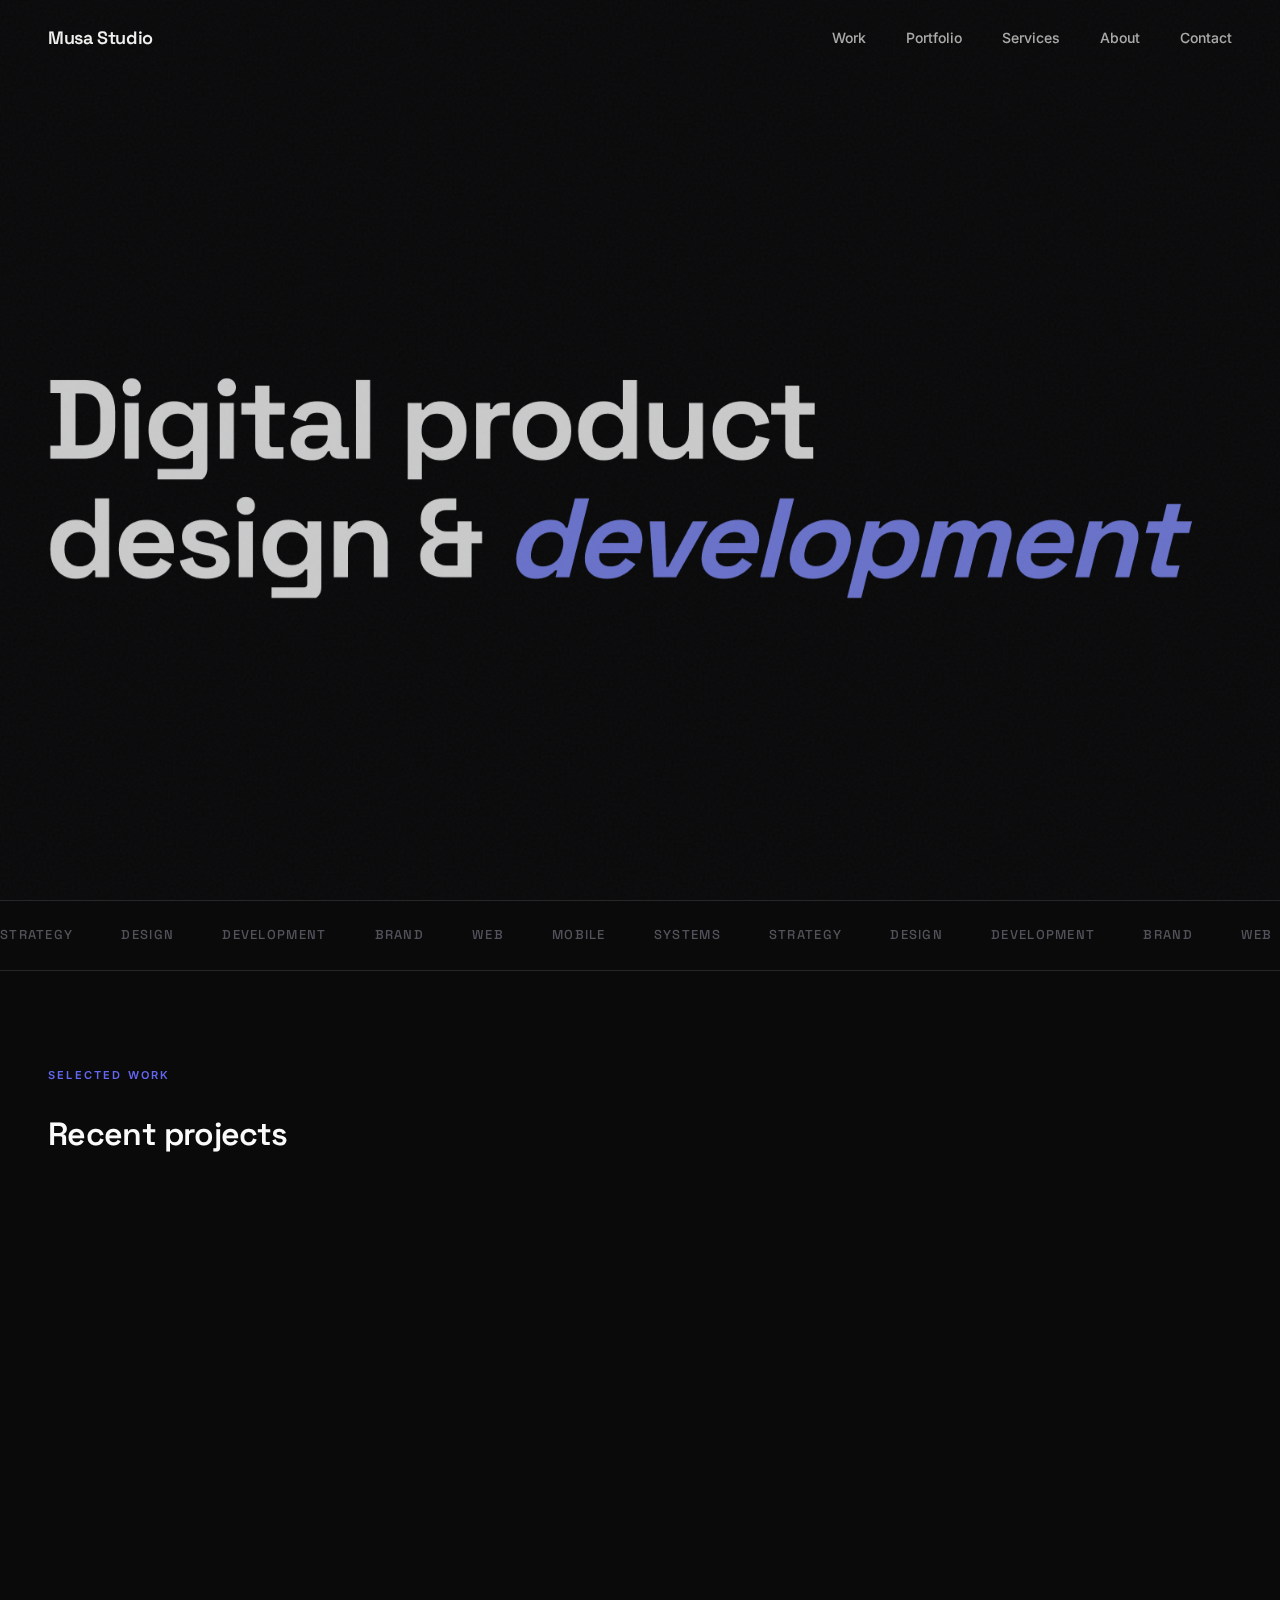
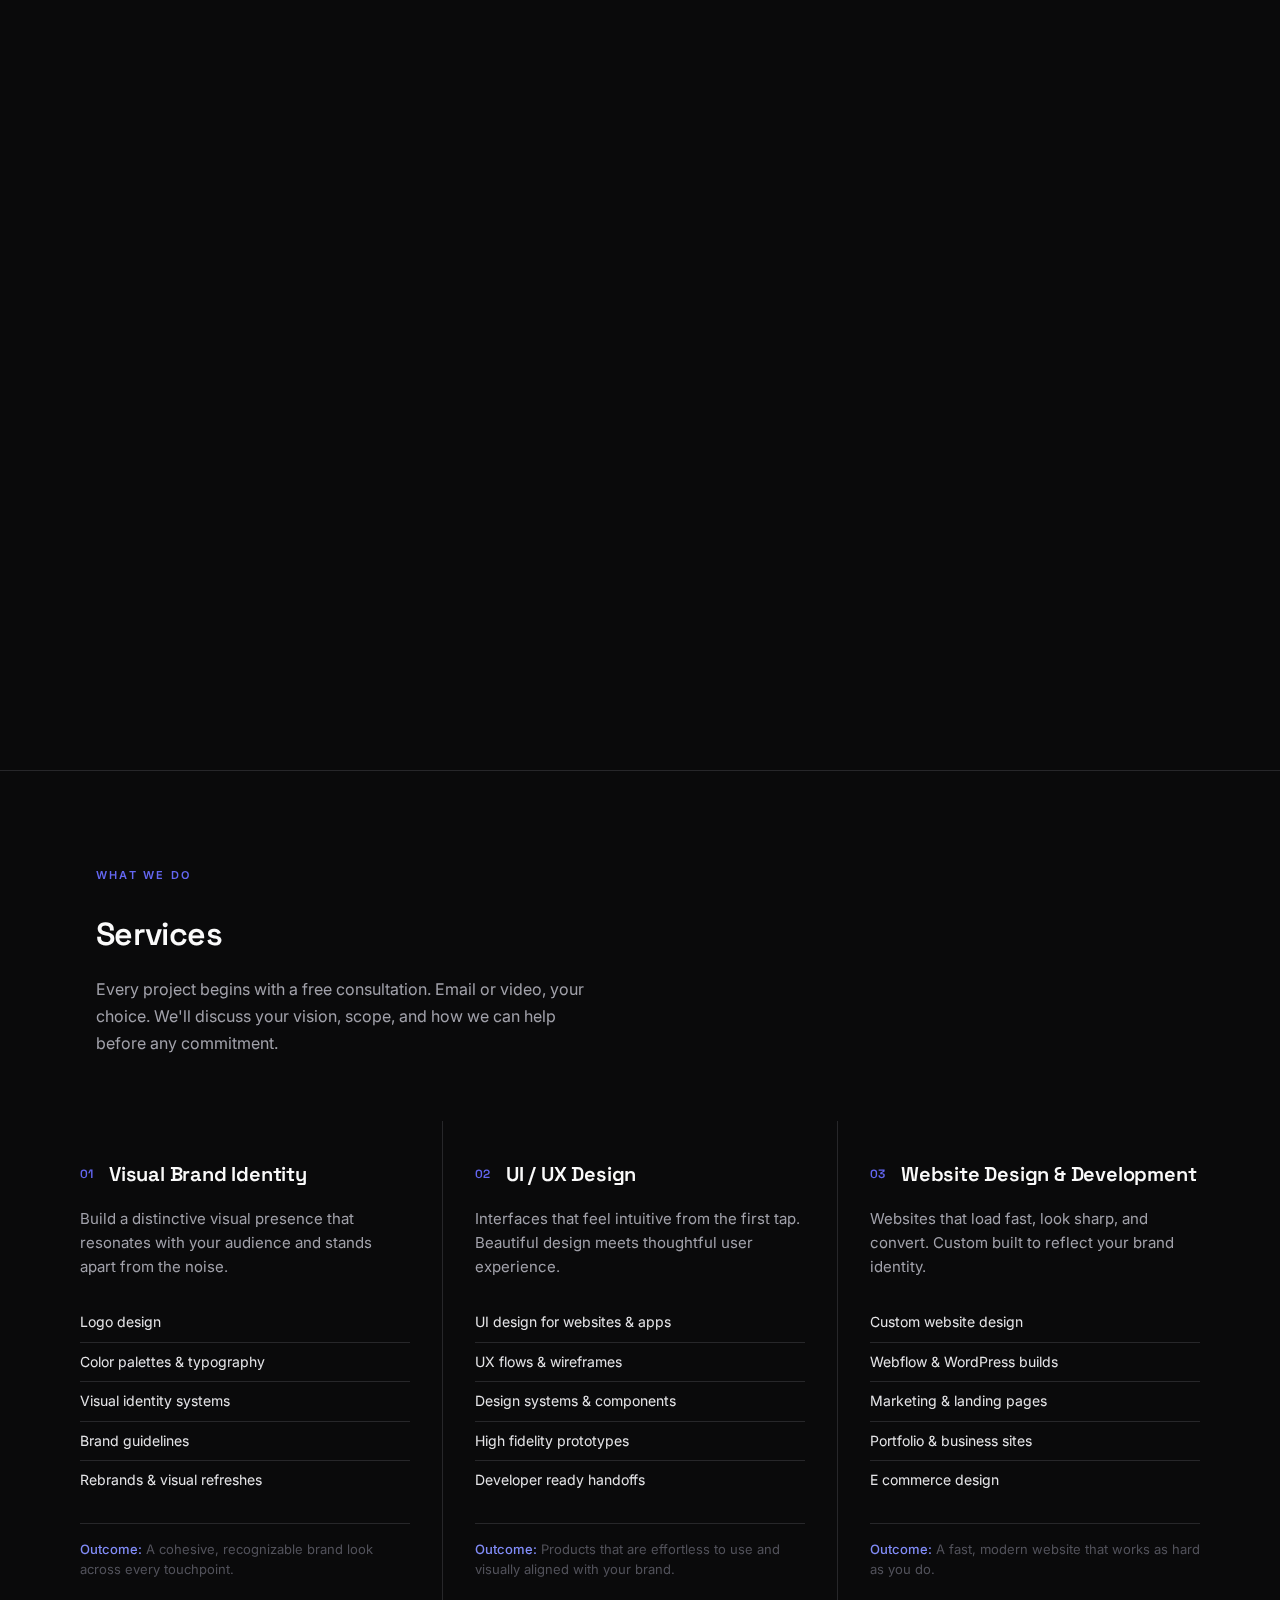
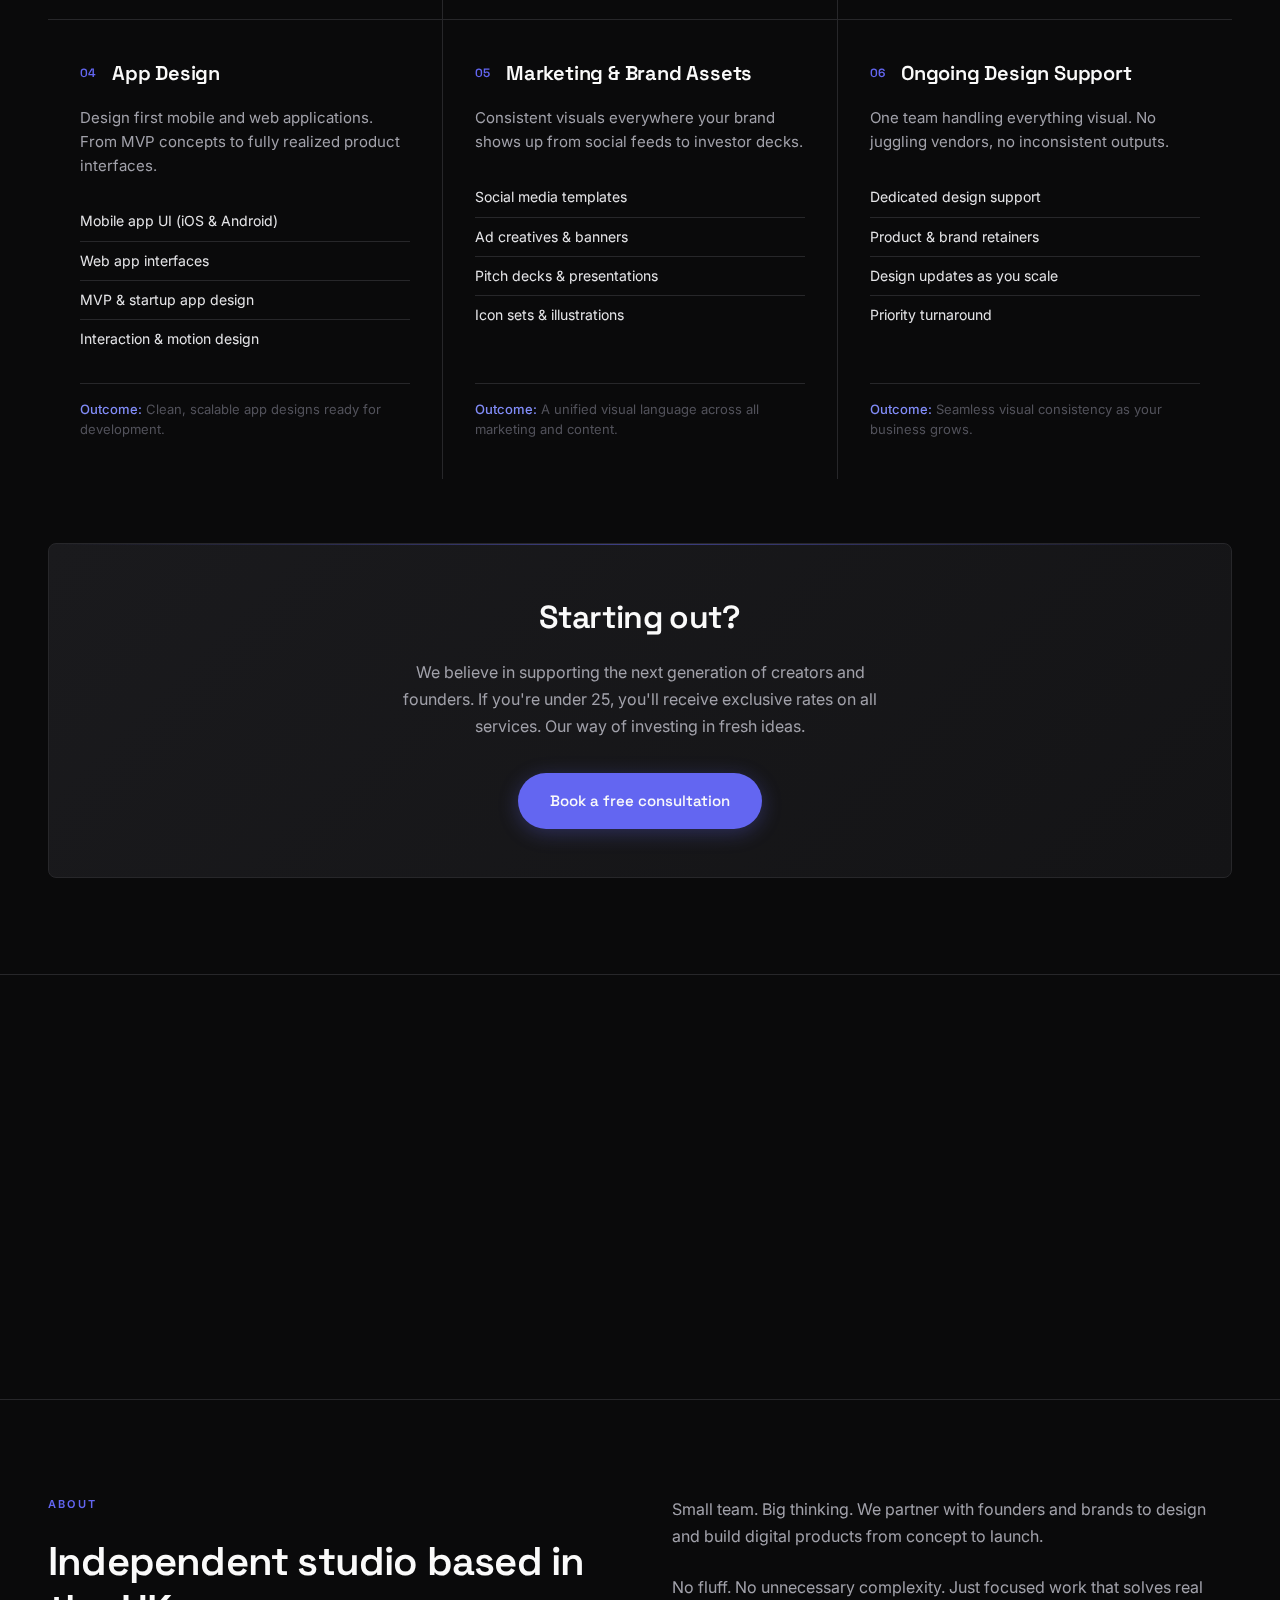
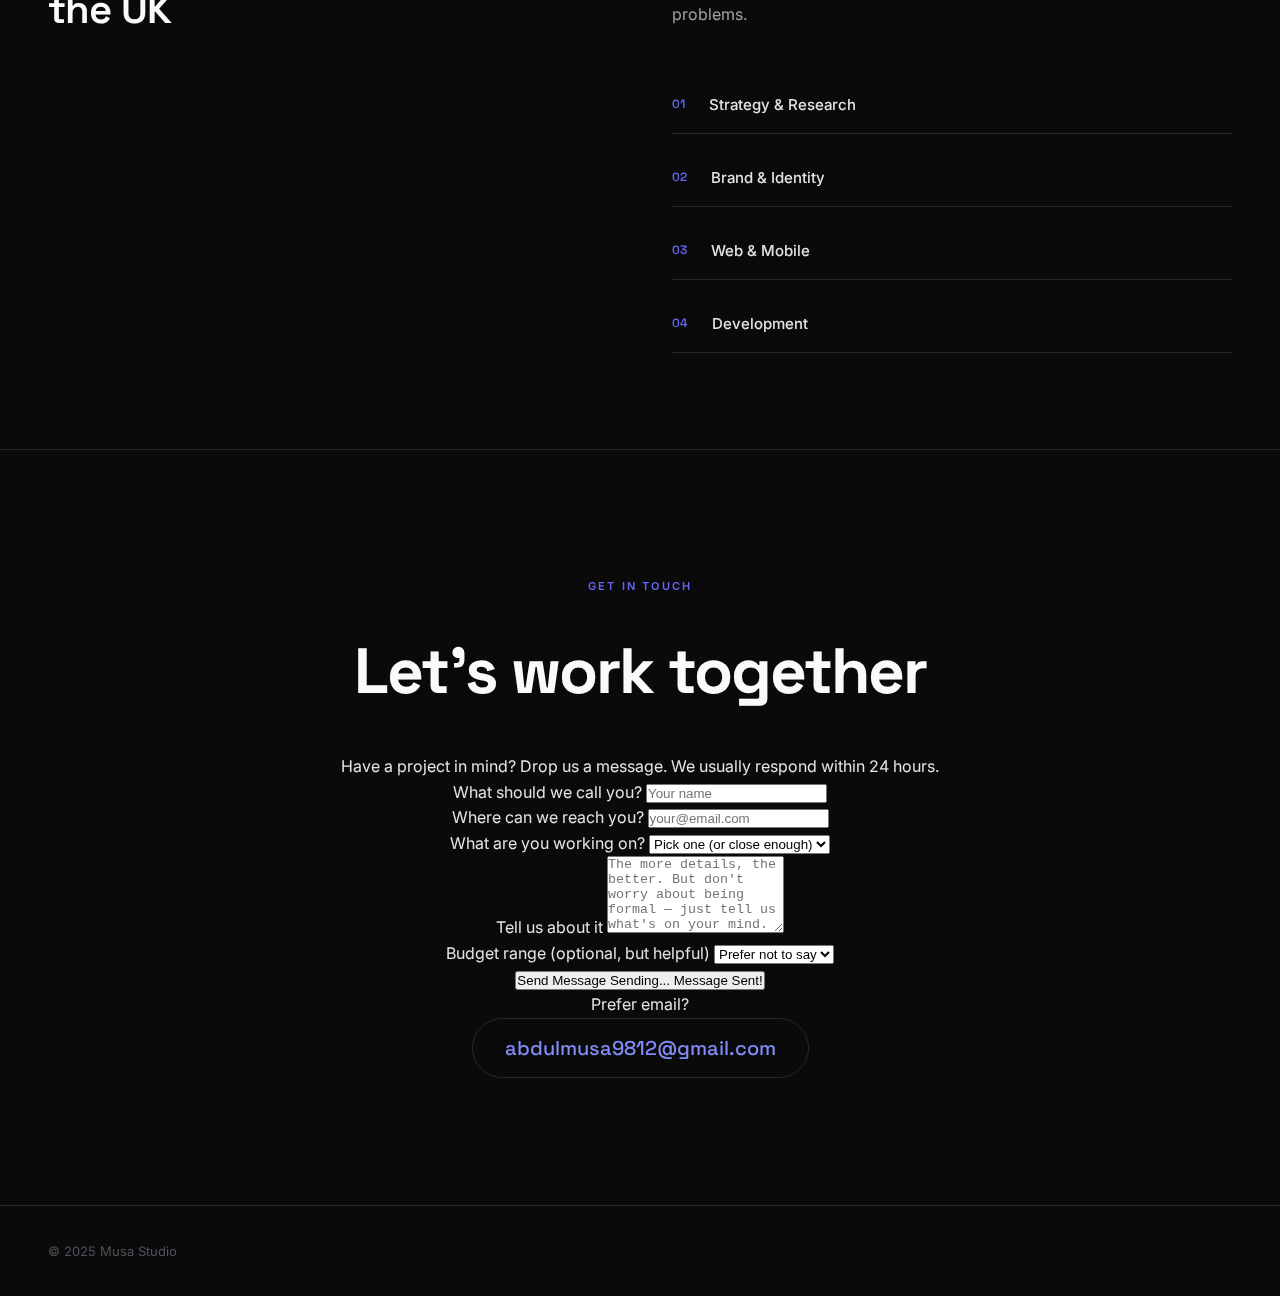
<file: index.html>
<!DOCTYPE html>
<html lang="en">
<head>
    <meta charset="UTF-8">
    <meta name="viewport" content="width=device-width, initial-scale=1.0">
    <meta name="description" content="Design & development studio. Thoughtful digital products.">
    <meta name="theme-color" content="#0a0a0b">

    <title>Musa Studio Design & Development</title>

    <!-- Fonts -->
    <link rel="preconnect" href="https://fonts.googleapis.com">
    <link rel="preconnect" href="https://fonts.gstatic.com" crossorigin>
    <link href="https://fonts.googleapis.com/css2?family=Space+Grotesk:wght@400;500;600;700&family=Inter:wght@400;500&display=swap" rel="stylesheet">

    <link rel="stylesheet" href="styles.css">
    <link rel="icon" href="data:image/svg+xml,<svg xmlns='http://www.w3.org/2000/svg' viewBox='0 0 100 100'><text y='.9em' font-size='90'>●</text></svg>">
</head>
<body>
    <div class="noise" aria-hidden="true"></div>

    <!-- Header -->
    <header class="header">
        <a href="#" class="logo">Musa Studio</a>
        <nav class="nav">
            <a href="#work" class="nav-link">Work</a>
            <a href="portfolio.html" class="nav-link">Portfolio</a>
            <a href="#services" class="nav-link">Services</a>
            <a href="#about" class="nav-link">About</a>
            <a href="#contact" class="nav-link">Contact</a>
        </nav>
    </header>

    <main>
        <!-- Hero -->
        <section class="hero">
            <div class="hero-content">
                <h1 class="hero-title">
                    <img src="Work/title.png" alt="Digital product design & development" class="hero-title-image" data-ball-mask width="2946" height="662">
                </h1>
                <p class="hero-sub">From concept to launch.</p>
            </div>
            <div class="hero-scroll">
                <span>Scroll</span>
                <div class="scroll-line"></div>
            </div>
        </section>

        <!-- Marquee -->
        <div class="marquee">
            <div class="marquee-track">
                <span class="marquee-word">Strategy</span>
                <span class="marquee-word">Design</span>
                <span class="marquee-word">Development</span>
                <span class="marquee-word">Brand</span>
                <span class="marquee-word">Web</span>
                <span class="marquee-word">Mobile</span>
                <span class="marquee-word">Systems</span>
                <span class="marquee-word">Strategy</span>
                <span class="marquee-word">Design</span>
                <span class="marquee-word">Development</span>
                <span class="marquee-word">Brand</span>
                <span class="marquee-word">Web</span>
                <span class="marquee-word">Mobile</span>
                <span class="marquee-word">Systems</span>
            </div>
        </div>

        <!-- Work Preview -->
        <section id="work" class="work">
            <div class="section-header">
                <span class="label">Selected Work</span>
                <h2 class="section-title">Recent projects</h2>
            </div>
            <div class="work-grid">
                <article class="work-item">
                    <div class="work-image">
                        <img src="Work/FoundersFlow/foundersflow.png" alt="FoundersFlow website design" loading="lazy" decoding="async" width="800" height="600">
                    </div>
                    <div class="work-info">
                        <div class="work-meta">
                            <span class="work-category">Brand / Web</span>
                            <h3 class="work-title">FoundersFlow</h3>
                        </div>
                        <p class="work-description">Complete brand identity and website for a startup accelerator. Modern design system with custom illustrations and interactive elements.</p>
                        <span class="work-link">View project</span>
                    </div>
                </article>
                <article class="work-item">
                    <div class="work-image">
                        <img src="Work/WouldYouRather/wouldyourather.png" alt="Would You Rather Fire TV app" loading="lazy" decoding="async" width="800" height="600">
                    </div>
                    <div class="work-info">
                        <div class="work-meta">
                            <span class="work-category">Fire TV App</span>
                            <h3 class="work-title">Would You Rather</h3>
                        </div>
                        <p class="work-description">Interactive party game for Amazon Fire TV. Designed for 10-foot UI with seamless remote navigation and engaging animations.</p>
                        <span class="work-link">View project</span>
                    </div>
                </article>
                <article class="work-item work-item--wide">
                    <div class="work-image">
                        <img src="Work/MoneyUp/moneyup.png" alt="MoneyUp mobile app" loading="lazy" decoding="async" width="800" height="600">
                    </div>
                    <div class="work-info">
                        <div class="work-meta">
                            <span class="work-category">Mobile App</span>
                            <h3 class="work-title">MoneyUp</h3>
                        </div>
                        <p class="work-description">Financial wellness app with gamified savings goals. Clean interface focusing on data visualization and user motivation through progress tracking.</p>
                        <span class="work-link">View project</span>
                    </div>
                </article>
            </div>
        </section>

        <!-- Services -->
        <section id="services" class="services">
            <div class="section-header">
                <span class="label">What We Do</span>
                <h2 class="section-title">Services</h2>
                <p class="services-intro">Every project begins with a free consultation. Email or video, your choice. We'll discuss your vision, scope, and how we can help before any commitment.</p>
            </div>

            <div class="services-grid">
                <article class="service-card">
                    <div class="service-card-header">
                        <span class="service-card-num">01</span>
                        <h3 class="service-card-title">Visual Brand Identity</h3>
                    </div>
                    <p class="service-card-desc">Build a distinctive visual presence that resonates with your audience and stands apart from the noise.</p>
                    <ul class="service-card-list">
                        <li>Logo design</li>
                        <li>Color palettes & typography</li>
                        <li>Visual identity systems</li>
                        <li>Brand guidelines</li>
                        <li>Rebrands & visual refreshes</li>
                    </ul>
                    <p class="service-card-outcome"><strong>Outcome:</strong> A cohesive, recognizable brand look across every touchpoint.</p>
                </article>

                <article class="service-card">
                    <div class="service-card-header">
                        <span class="service-card-num">02</span>
                        <h3 class="service-card-title">UI / UX Design</h3>
                    </div>
                    <p class="service-card-desc">Interfaces that feel intuitive from the first tap. Beautiful design meets thoughtful user experience.</p>
                    <ul class="service-card-list">
                        <li>UI design for websites & apps</li>
                        <li>UX flows & wireframes</li>
                        <li>Design systems & components</li>
                        <li>High fidelity prototypes</li>
                        <li>Developer ready handoffs</li>
                    </ul>
                    <p class="service-card-outcome"><strong>Outcome:</strong> Products that are effortless to use and visually aligned with your brand.</p>
                </article>

                <article class="service-card">
                    <div class="service-card-header">
                        <span class="service-card-num">03</span>
                        <h3 class="service-card-title">Website Design & Development</h3>
                    </div>
                    <p class="service-card-desc">Websites that load fast, look sharp, and convert. Custom built to reflect your brand identity.</p>
                    <ul class="service-card-list">
                        <li>Custom website design</li>
                        <li>Webflow & WordPress builds</li>
                        <li>Marketing & landing pages</li>
                        <li>Portfolio & business sites</li>
                        <li>E commerce design</li>
                    </ul>
                    <p class="service-card-outcome"><strong>Outcome:</strong> A fast, modern website that works as hard as you do.</p>
                </article>

                <article class="service-card">
                    <div class="service-card-header">
                        <span class="service-card-num">04</span>
                        <h3 class="service-card-title">App Design</h3>
                    </div>
                    <p class="service-card-desc">Design first mobile and web applications. From MVP concepts to fully realized product interfaces.</p>
                    <ul class="service-card-list">
                        <li>Mobile app UI (iOS & Android)</li>
                        <li>Web app interfaces</li>
                        <li>MVP & startup app design</li>
                        <li>Interaction & motion design</li>
                    </ul>
                    <p class="service-card-outcome"><strong>Outcome:</strong> Clean, scalable app designs ready for development.</p>
                </article>

                <article class="service-card">
                    <div class="service-card-header">
                        <span class="service-card-num">05</span>
                        <h3 class="service-card-title">Marketing & Brand Assets</h3>
                    </div>
                    <p class="service-card-desc">Consistent visuals everywhere your brand shows up from social feeds to investor decks.</p>
                    <ul class="service-card-list">
                        <li>Social media templates</li>
                        <li>Ad creatives & banners</li>
                        <li>Pitch decks & presentations</li>
                        <li>Icon sets & illustrations</li>
                    </ul>
                    <p class="service-card-outcome"><strong>Outcome:</strong> A unified visual language across all marketing and content.</p>
                </article>

                <article class="service-card">
                    <div class="service-card-header">
                        <span class="service-card-num">06</span>
                        <h3 class="service-card-title">Ongoing Design Support</h3>
                    </div>
                    <p class="service-card-desc">One team handling everything visual. No juggling vendors, no inconsistent outputs.</p>
                    <ul class="service-card-list">
                        <li>Dedicated design support</li>
                        <li>Product & brand retainers</li>
                        <li>Design updates as you scale</li>
                        <li>Priority turnaround</li>
                    </ul>
                    <p class="service-card-outcome"><strong>Outcome:</strong> Seamless visual consistency as your business grows.</p>
                </article>
            </div>

            <div class="services-cta">
                <div class="services-cta-content">
                    <h3 class="services-cta-title">Starting out?</h3>
                    <p class="services-cta-text">We believe in supporting the next generation of creators and founders. If you're under 25, you'll receive exclusive rates on all services. Our way of investing in fresh ideas.</p>
                    <a href="#contact" class="services-cta-btn">Book a free consultation</a>
                </div>
            </div>
        </section>

        <!-- Philosophy -->
        <section class="philosophy">
            <div class="philosophy-content">
                <p class="philosophy-text" data-reveal>
                    Good design removes friction. Great design is invisible.
                    We build things that work then make them beautiful.
                </p>
            </div>
        </section>

        <!-- About -->
        <section id="about" class="about">
            <div class="about-grid">
                <div class="about-col">
                    <span class="label">About</span>
                    <h2 class="about-title">Independent studio based in the UK</h2>
                </div>
                <div class="about-col">
                    <p class="about-text">
                        Small team. Big thinking. We partner with founders and brands
                        to design and build digital products from concept to launch.
                    </p>
                    <p class="about-text">
                        No fluff. No unnecessary complexity. Just focused work
                        that solves real problems.
                    </p>
                    <div class="about-services">
                        <div class="service">
                            <span class="service-num">01</span>
                            <span class="service-name">Strategy & Research</span>
                        </div>
                        <div class="service">
                            <span class="service-num">02</span>
                            <span class="service-name">Brand & Identity</span>
                        </div>
                        <div class="service">
                            <span class="service-num">03</span>
                            <span class="service-name">Web & Mobile</span>
                        </div>
                        <div class="service">
                            <span class="service-num">04</span>
                            <span class="service-name">Development</span>
                        </div>
                    </div>
                </div>
            </div>
        </section>

        <!-- Contact -->
        <section id="contact" class="contact">
            <div class="contact-content">
                <span class="label">Get in touch</span>
                <h2 class="contact-title">Let's work together</h2>
                <p class="contact-subtitle">Have a project in mind? Drop us a message. We usually respond within 24 hours.</p>

                <form class="contact-form" id="contactForm">
                    <!-- Web3Forms Access Key -->
                    <input type="hidden" name="access_key" value="d5106d93-790c-40a6-a9d6-77d08af31607">

                    <!-- Redirect after submission -->
                    <input type="hidden" name="redirect" value="false">

                    <div class="form-group">
                        <label for="name" class="form-label">What should we call you?</label>
                        <input type="text" id="name" name="name" class="form-input" placeholder="Your name" required>
                    </div>

                    <div class="form-group">
                        <label for="email" class="form-label">Where can we reach you?</label>
                        <input type="email" id="email" name="email" class="form-input" placeholder="your@email.com" required>
                    </div>

                    <div class="form-group">
                        <label for="project" class="form-label">What are you working on?</label>
                        <select id="project" name="project" class="form-select">
                            <option value="">Pick one (or close enough)</option>
                            <option value="Brand Identity">Brand Identity</option>
                            <option value="Website Design">Website Design</option>
                            <option value="Mobile/Web App">Mobile/Web App</option>
                            <option value="Ongoing Support">Ongoing Support</option>
                            <option value="Something else entirely">Something else entirely</option>
                        </select>
                    </div>

                    <div class="form-group">
                        <label for="message" class="form-label">Tell us about it</label>
                        <textarea id="message" name="message" class="form-textarea" placeholder="The more details, the better. But don't worry about being formal — just tell us what's on your mind." rows="5" required></textarea>
                    </div>

                    <div class="form-group">
                        <label for="budget" class="form-label">Budget range (optional, but helpful)</label>
                        <select id="budget" name="budget" class="form-select">
                            <option value="">Prefer not to say</option>
                            <option value="Under £5k">Under £5k</option>
                            <option value="£5k - £10k">£5k - £10k</option>
                            <option value="£10k - £25k">£10k - £25k</option>
                            <option value="£25k+">£25k+</option>
                        </select>
                    </div>

                    <!-- Honeypot for spam protection -->
                    <input type="checkbox" name="botcheck" class="hidden" style="display:none">

                    <button type="submit" class="form-submit">
                        <span class="submit-text">Send Message</span>
                        <span class="submit-sending">Sending...</span>
                        <span class="submit-success">Message Sent!</span>
                    </button>
                </form>

                <div class="contact-alternative">
                    <p>Prefer email?</p>
                    <button class="contact-email" data-email="abdulmusa9812@gmail.com" aria-label="Copy email to clipboard">
                        abdulmusa9812@gmail.com
                        <span class="email-copied-bubble">Copied!</span>
                    </button>
                </div>
            </div>
        </section>
    </main>

    <!-- Footer -->
    <footer class="footer">
        <div class="footer-left">
            <span>© 2025 Musa Studio</span>
        </div>
        <div class="footer-right"></div>
    </footer>

    <script src="main.js"></script>
</body>
</html>
</file>
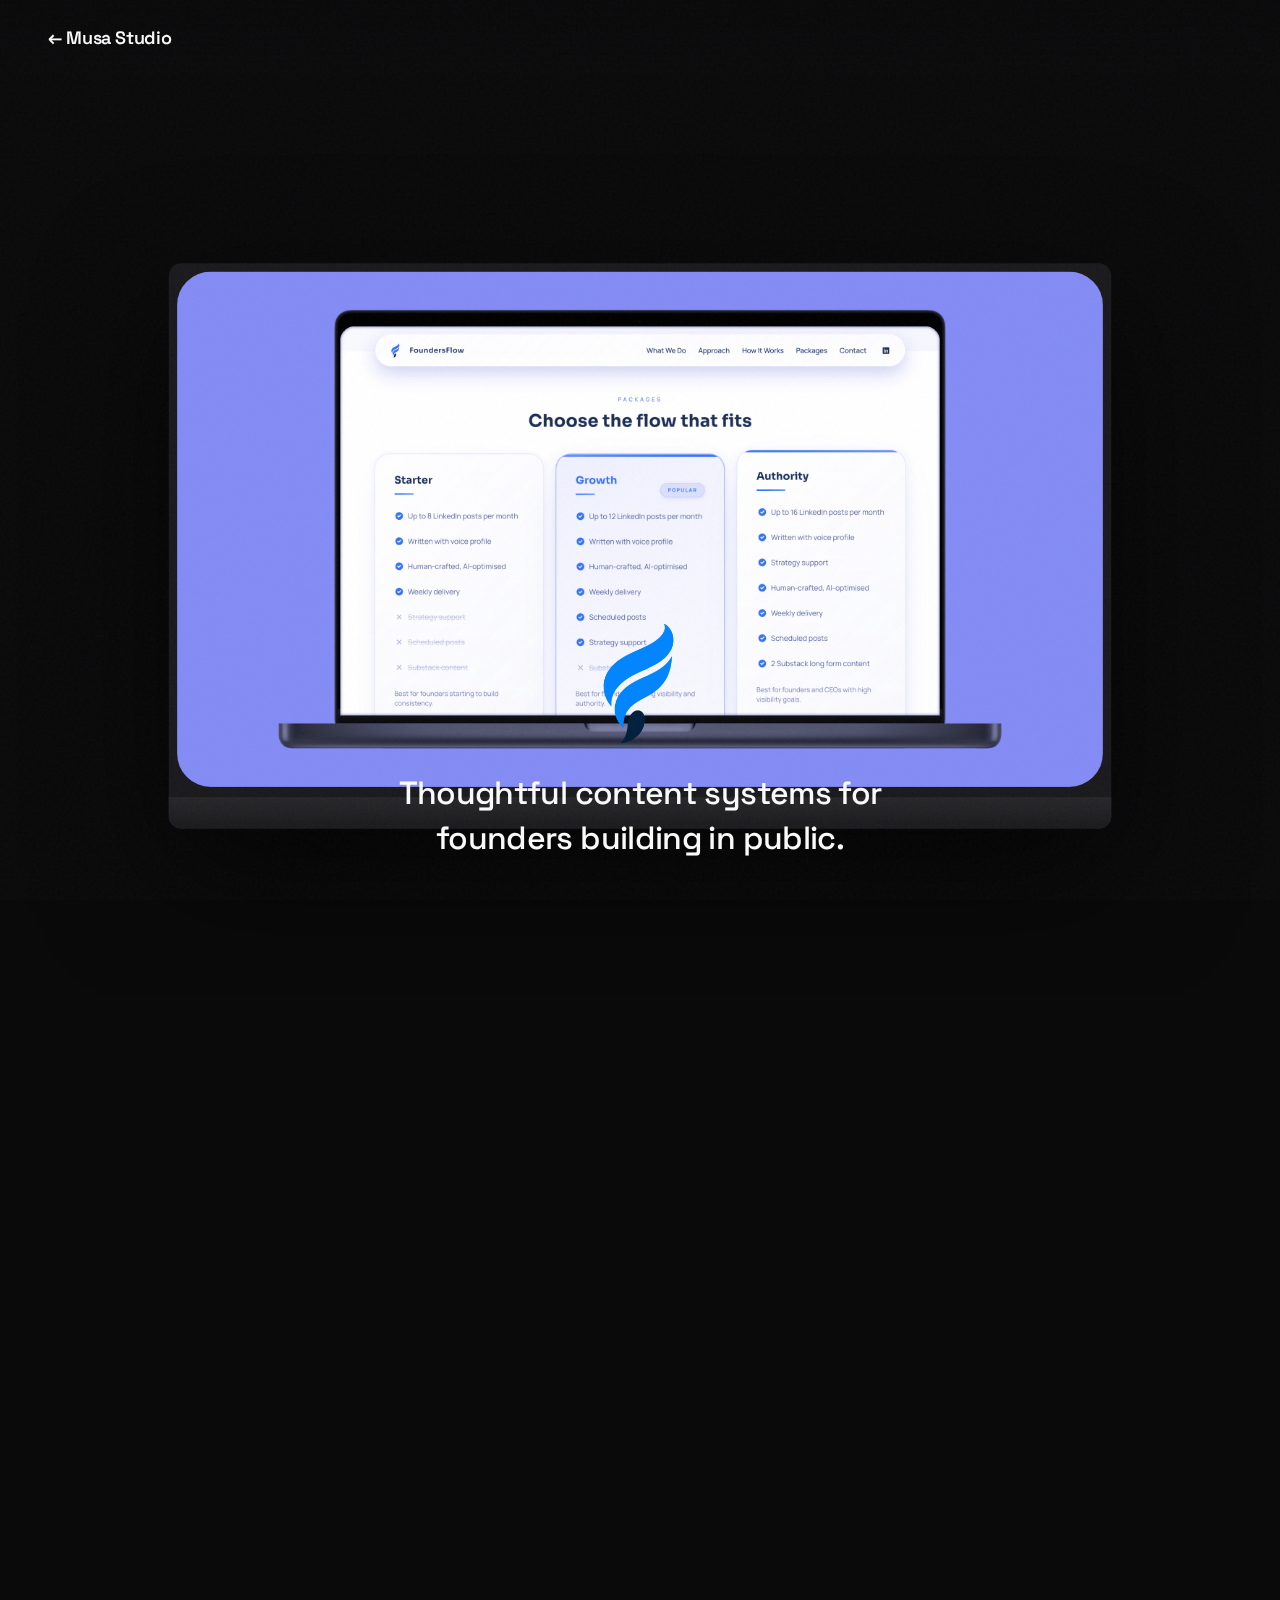
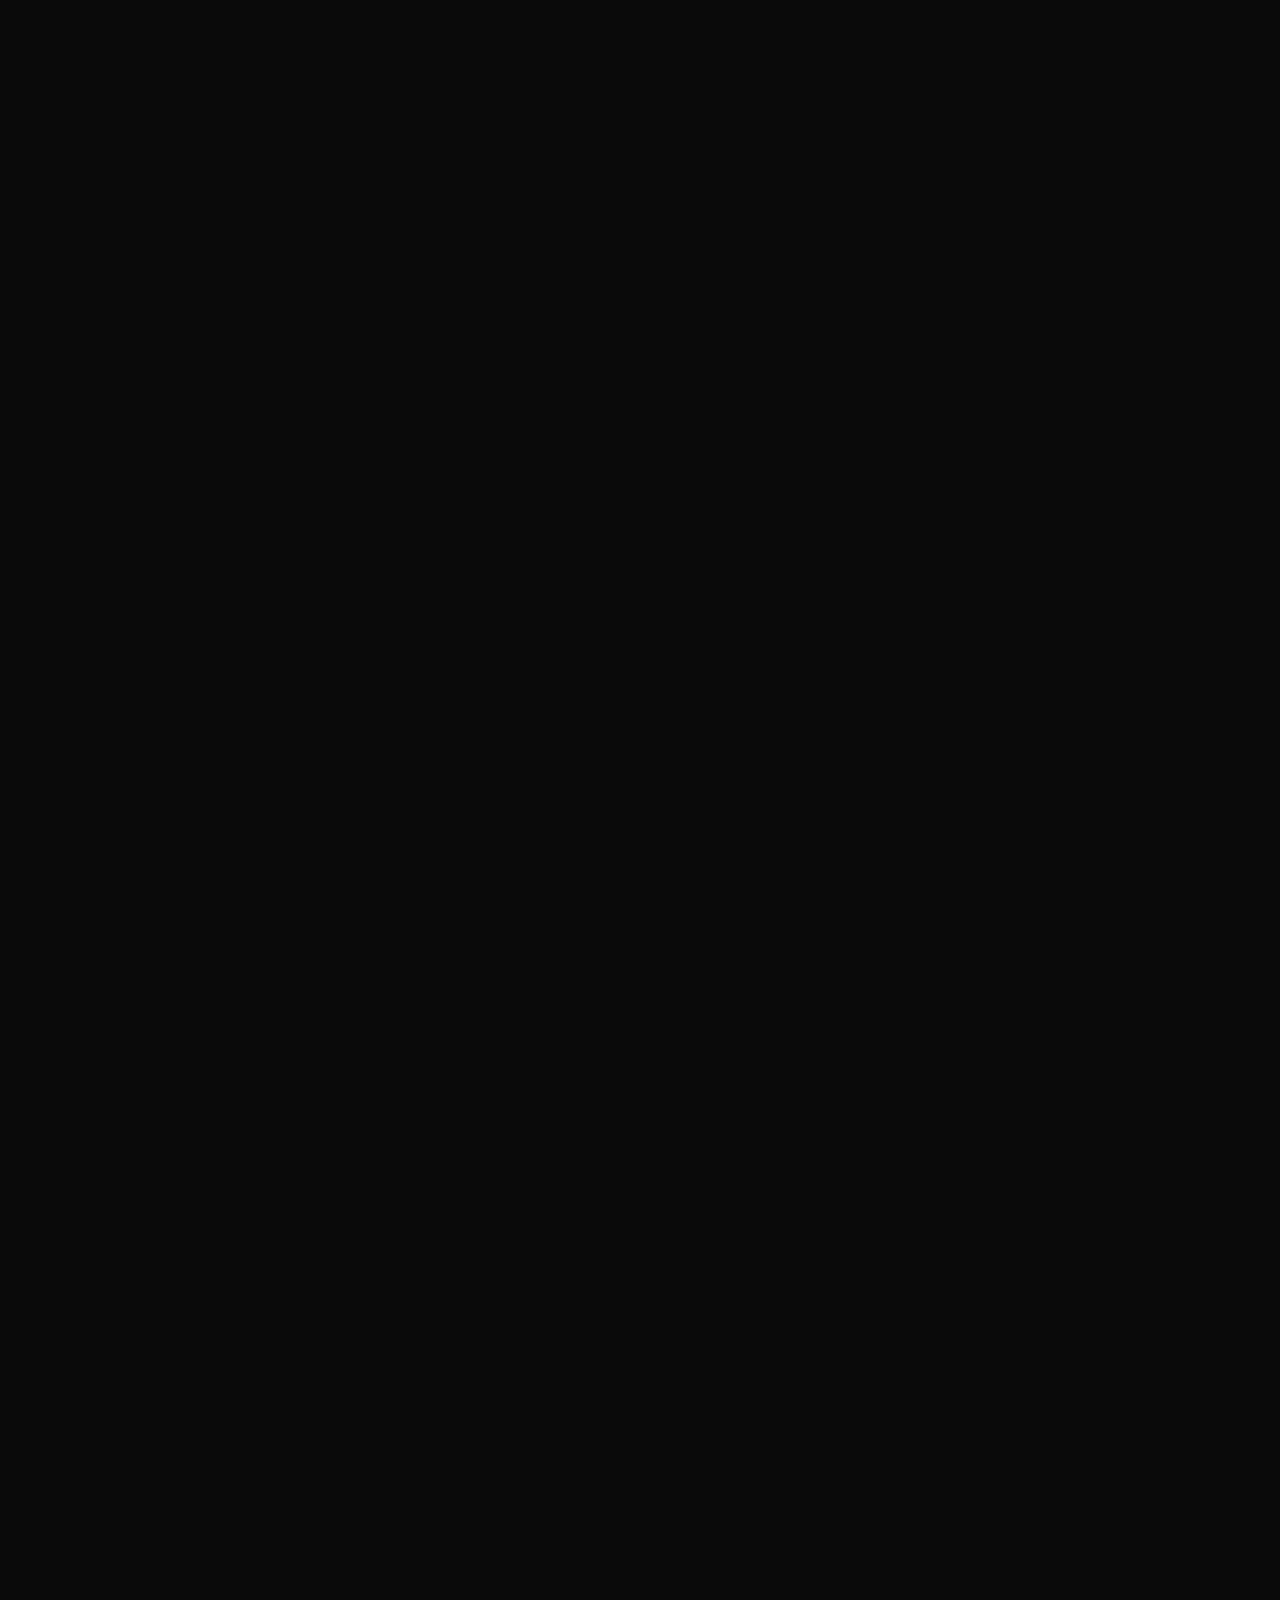
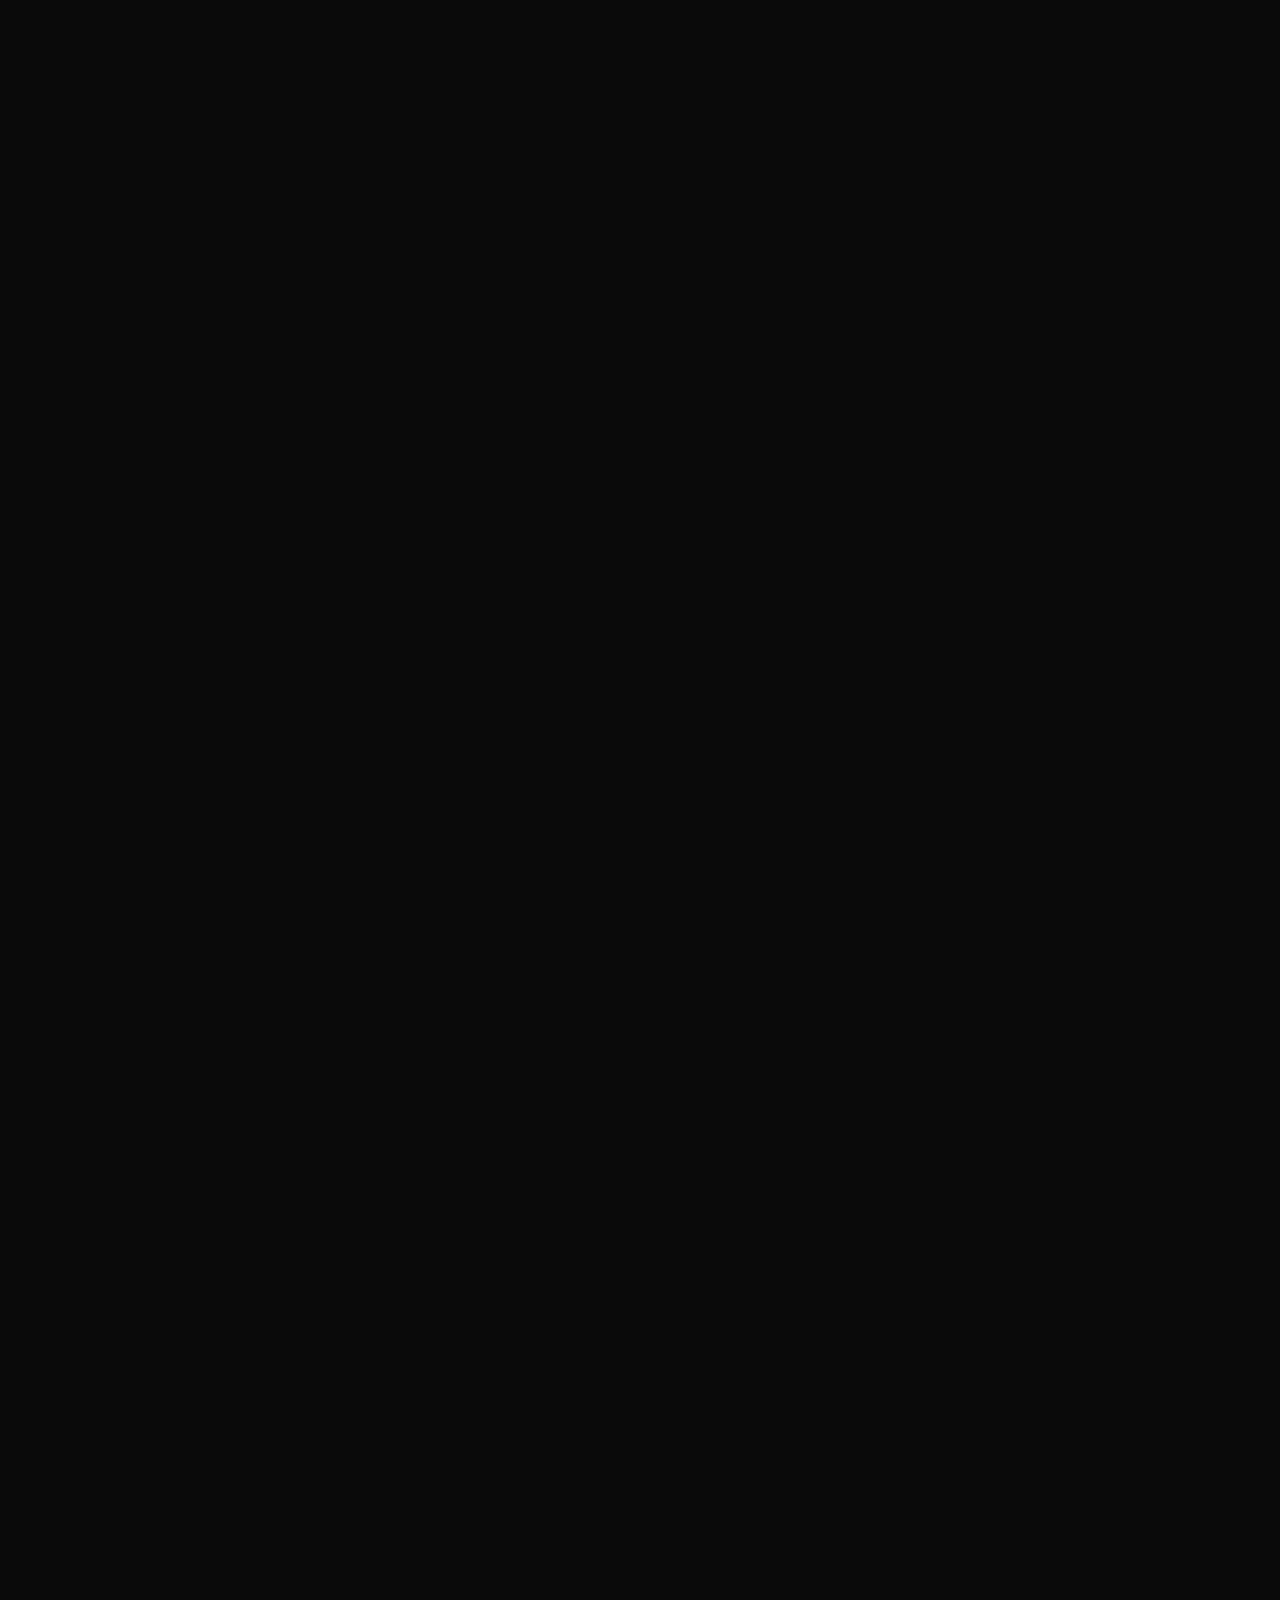
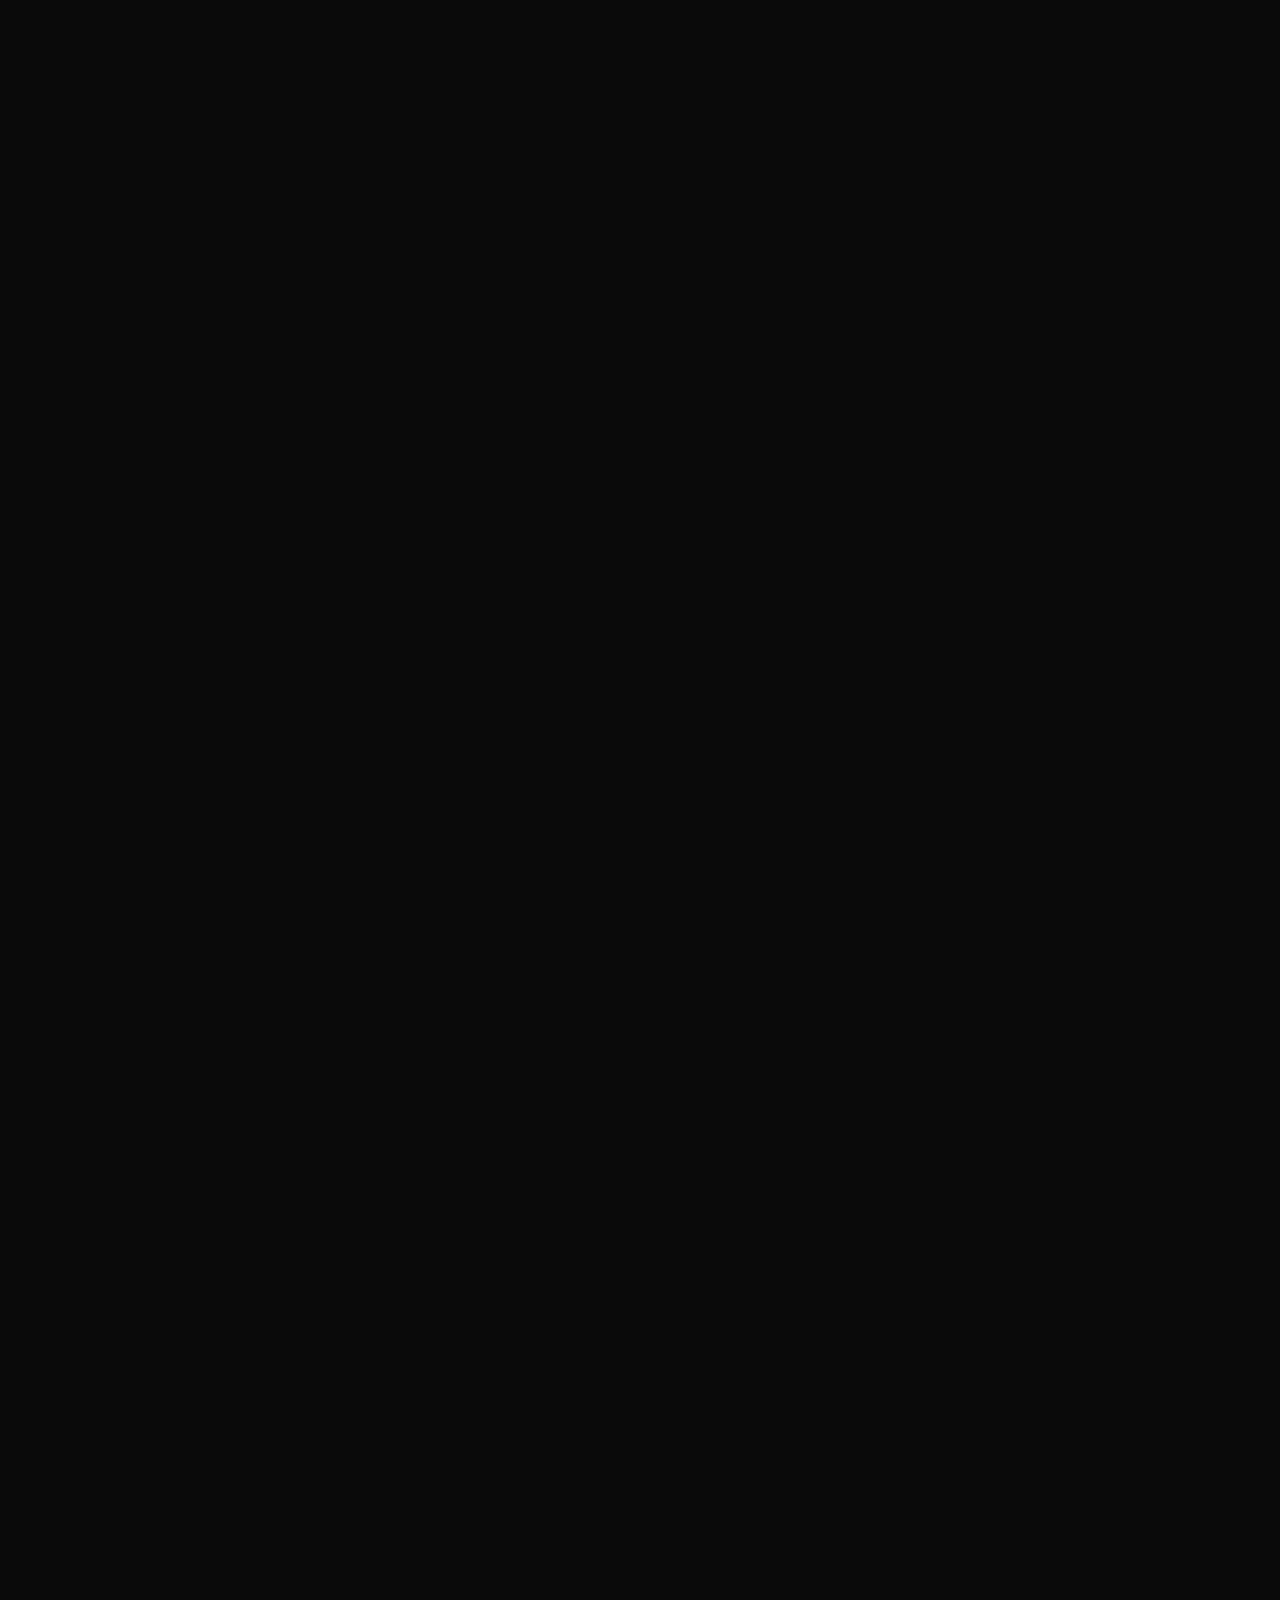
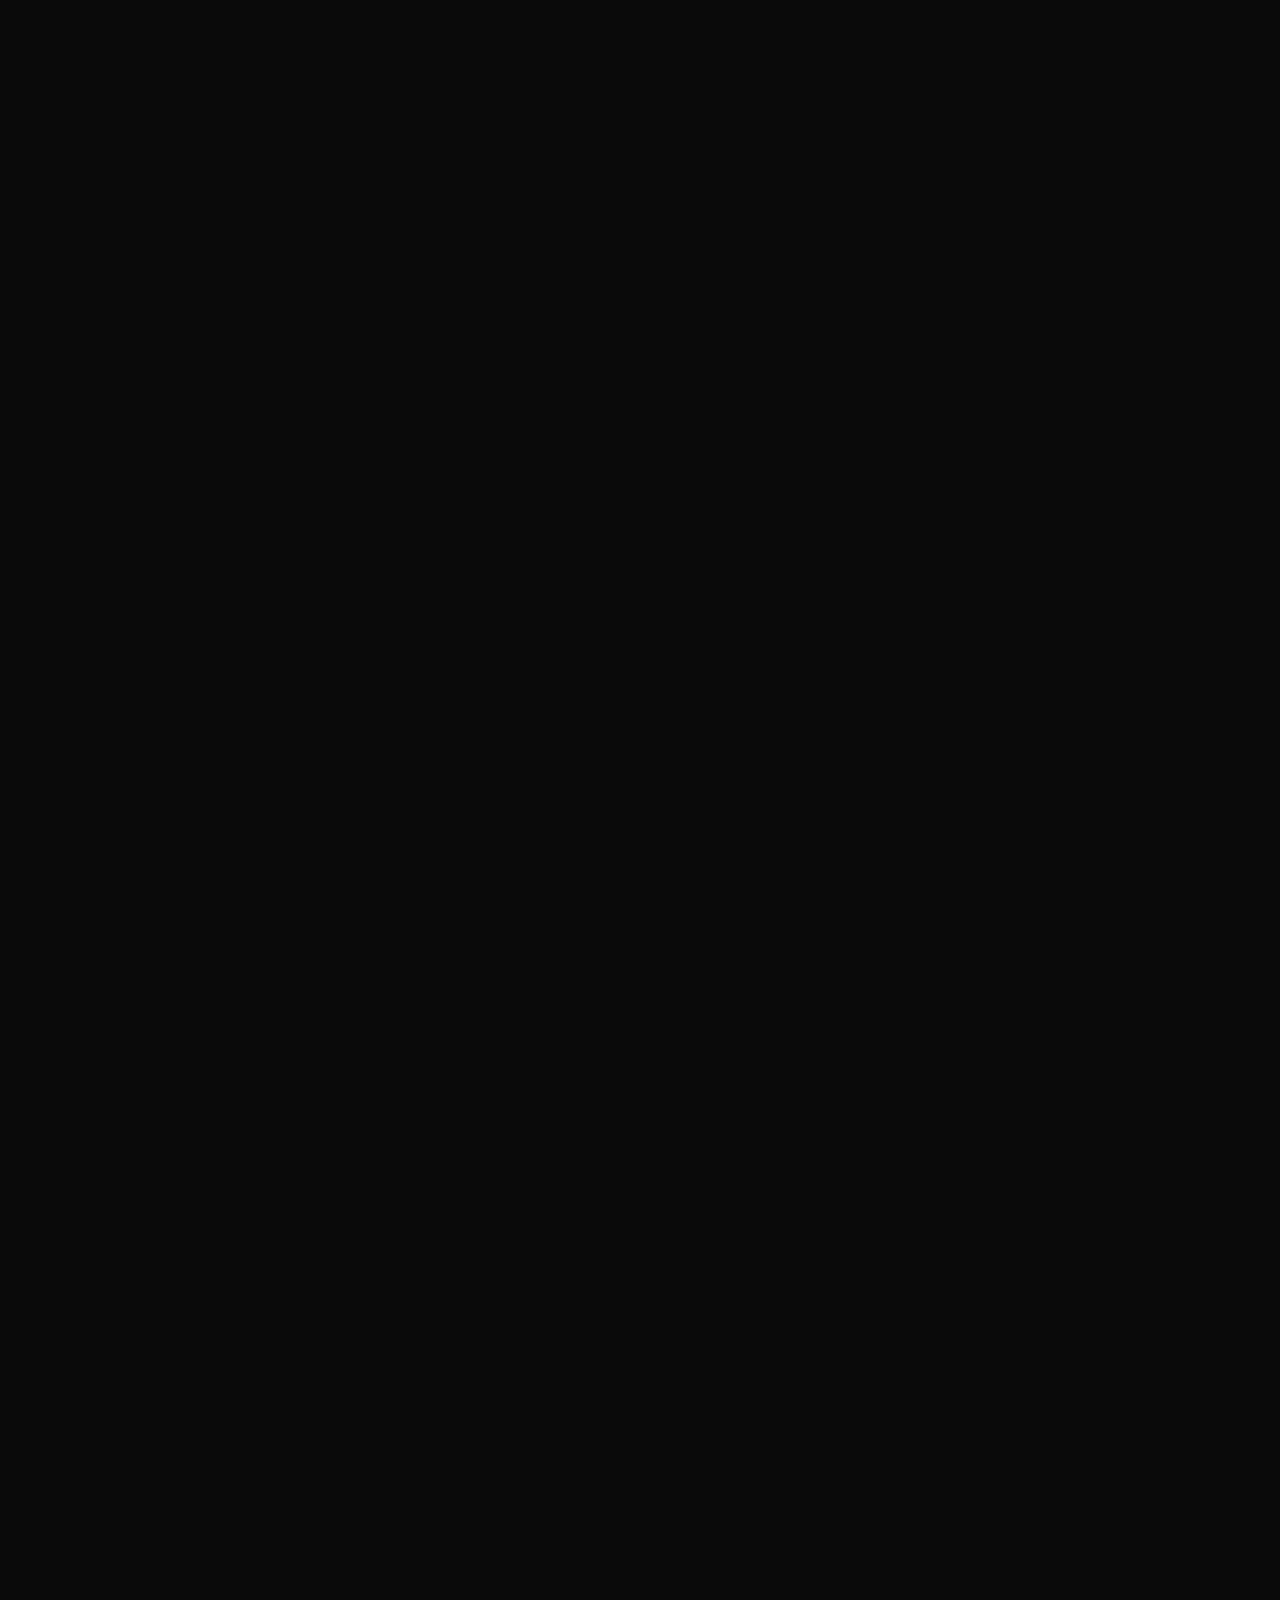
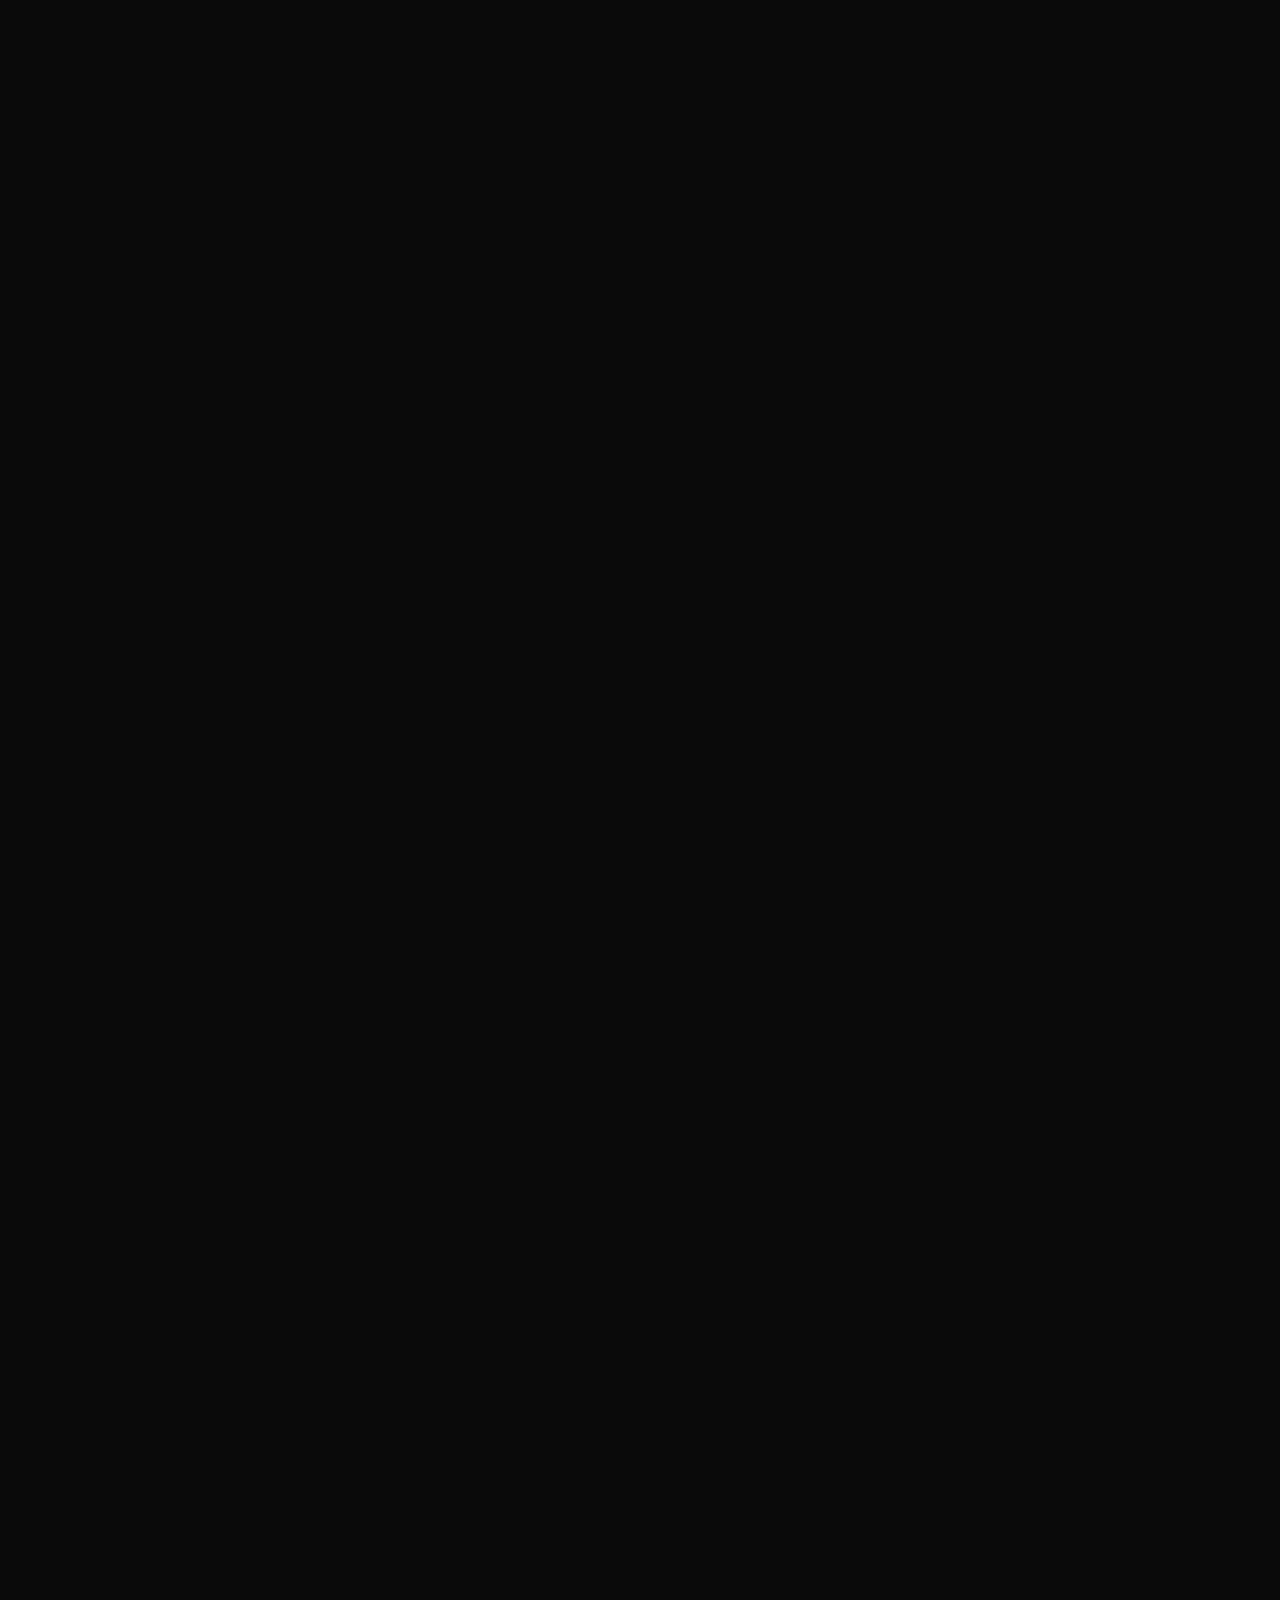
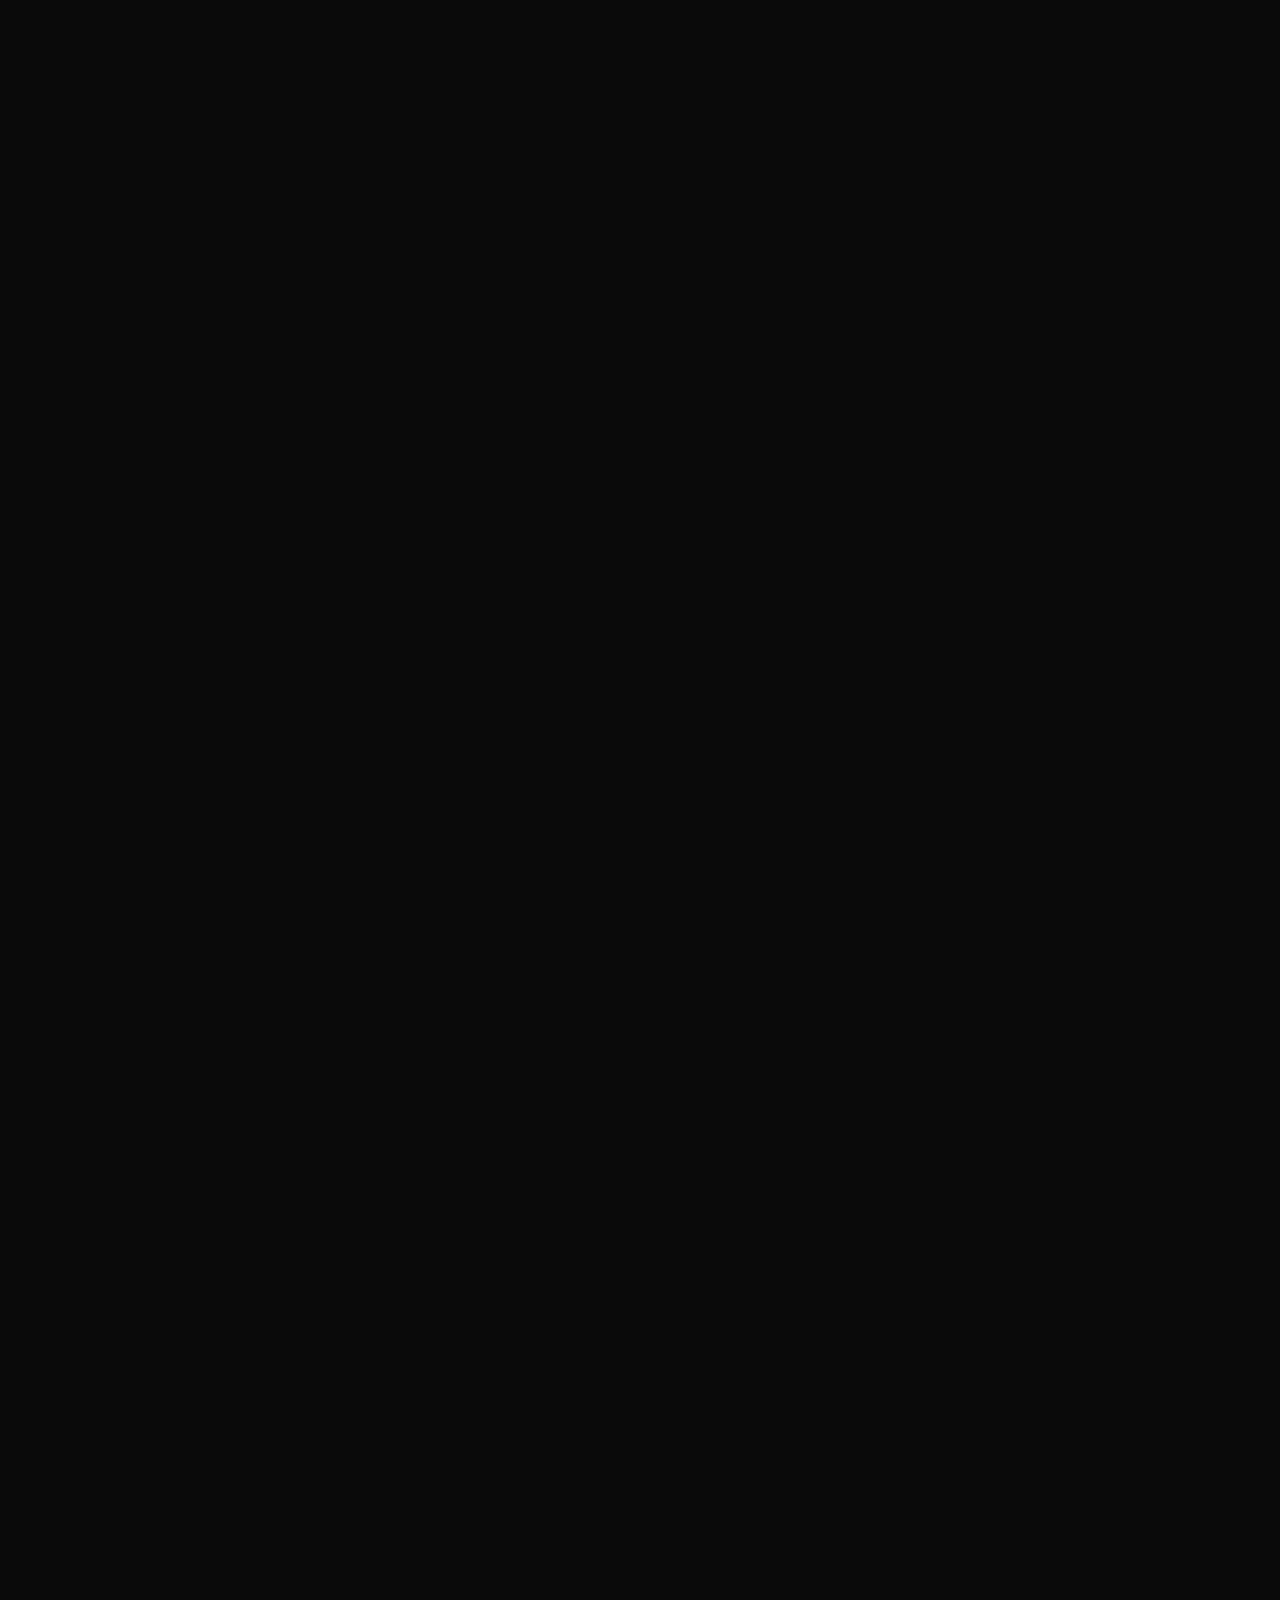
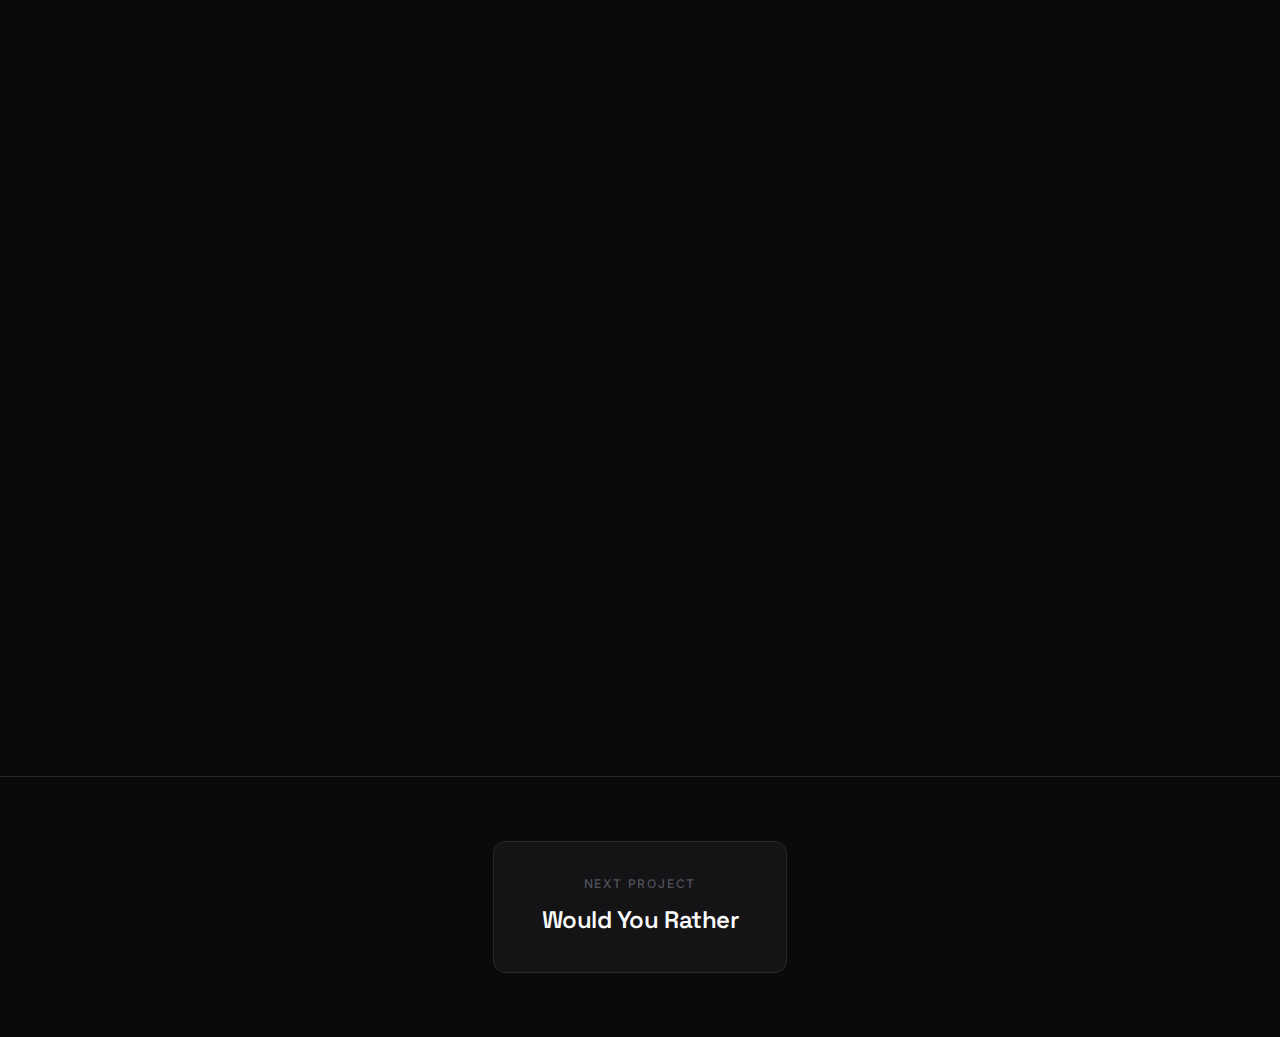
<file: foundersflow.html>
<!DOCTYPE html>
<html lang="en">
<head>
    <meta charset="UTF-8">
    <meta name="viewport" content="width=device-width, initial-scale=1.0">
    <meta name="description" content="FoundersFlow — Thoughtful content systems for founders building in public.">
    <meta name="theme-color" content="#0a0a0b">
    <title>FoundersFlow — Musa Studio</title>

    <!-- Fonts -->
    <link rel="preconnect" href="https://fonts.googleapis.com">
    <link rel="preconnect" href="https://fonts.gstatic.com" crossorigin>
    <link href="https://fonts.googleapis.com/css2?family=Space+Grotesk:wght@400;500;600;700&family=Inter:wght@400;500&display=swap" rel="stylesheet">

    <link rel="stylesheet" href="styles.css">
    <link rel="stylesheet" href="project.css">
    <link rel="icon" href="data:image/svg+xml,<svg xmlns='http://www.w3.org/2000/svg' viewBox='0 0 100 100'><text y='.9em' font-size='90'>●</text></svg>">
</head>
<body class="project-page ff-page">
    <div class="noise" aria-hidden="true"></div>

    <!-- Header -->
    <header class="header">
        <a href="index.html" class="logo">← Musa Studio</a>
    </header>

    <!-- Scene 01 — Introduction (Pinned Hero) -->
    <section class="project-scene scene-intro" data-scene="intro">
        <div class="scene-sticky">
            <div class="device-container">
                <div class="laptop-frame">
                    <img src="Work/FoundersFlow/foundersflow.png" alt="FoundersFlow platform interface" class="device-screen">
                </div>
            </div>
            <div class="scene-text fade-in-late">
                <img src="Work/FoundersFlow/foundersflow-logo.png" alt="FoundersFlow logo" class="project-logo">
                <p>Thoughtful content systems for founders building in public.</p>
            </div>
        </div>
    </section>

    <!-- Scene 02 — Brand Identity -->
    <section class="project-scene scene-identity ff-identity" data-scene="identity">
        <div class="scene-sticky">
            <div class="identity-grid">
                <div class="identity-layer ff-layer" data-layer="1">
                    <div class="typography-hierarchy">
                        <div class="type-level" style="font-size: 3rem; font-weight: 700;">Heading</div>
                        <div class="type-level" style="font-size: 1.5rem; font-weight: 600;">Subheading</div>
                        <div class="type-level" style="font-size: 1rem; font-weight: 400;">Body Text</div>
                    </div>
                </div>
                <div class="identity-layer ff-layer" data-layer="2">
                    <div class="color-system">
                        <div class="color-swatch" style="background: #0a0a0b;"></div>
                        <div class="color-swatch" style="background: #6366f1;"></div>
                        <div class="color-swatch" style="background: #fafafa;"></div>
                    </div>
                </div>
                <div class="identity-layer ff-layer" data-layer="3">
                    <div class="component-grid">
                        <div class="ui-component"></div>
                        <div class="ui-component"></div>
                        <div class="ui-component"></div>
                    </div>
                </div>
            </div>
            <div class="scene-text">
                <p>A visual identity designed for credibility and consistency.</p>
            </div>
        </div>
    </section>

    <!-- Scene 03 — UI / UX System -->
    <section class="project-scene scene-ui ff-ui" data-scene="ui">
        <div class="scene-sticky">
            <div class="ui-showcase">
                <div class="dashboard-preview">
                    <div class="dashboard-card" data-card="1">
                        <div class="card-header"></div>
                        <div class="card-content"></div>
                    </div>
                    <div class="dashboard-card" data-card="2">
                        <div class="card-header"></div>
                        <div class="card-content"></div>
                    </div>
                    <div class="dashboard-card" data-card="3">
                        <div class="card-header"></div>
                        <div class="card-content"></div>
                    </div>
                </div>
            </div>
            <div class="scene-text">
                <p>Interfaces built to scale with ambition.</p>
            </div>
        </div>
    </section>

    <!-- Scene 04 — Website Experience -->
    <section class="project-scene scene-flow ff-flow" data-scene="flow">
        <div class="scene-sticky">
            <div class="flow-container">
                <div class="laptop-frame flow-laptop">
                    <div class="website-scroll">
                        <div class="page-section" data-section="hero">
                            <div class="section-content"></div>
                        </div>
                        <div class="page-section" data-section="features">
                            <div class="section-content"></div>
                        </div>
                        <div class="page-section" data-section="pricing">
                            <div class="section-content"></div>
                        </div>
                    </div>
                </div>
            </div>
            <div class="scene-text">
                <p>A platform that makes consistency effortless.</p>
            </div>
        </div>
    </section>

    <!-- Scene 05 — Marketing & Growth Assets -->
    <section class="project-scene scene-marketing ff-marketing" data-scene="marketing">
        <div class="scene-sticky">
            <div class="marketing-grid horizontal-spread">
                <div class="marketing-asset" data-asset="1">
                    <img src="Work/FoundersFlow/gallery/ff-01.png" alt="FoundersFlow onboarding overview">
                </div>
                <div class="marketing-asset" data-asset="2">
                    <img src="Work/FoundersFlow/gallery/ff-02.png" alt="FoundersFlow packages section">
                </div>
                <div class="marketing-asset" data-asset="3">
                    <img src="Work/FoundersFlow/gallery/ff-03.png" alt="FoundersFlow contact form">
                </div>
            </div>
            <div class="scene-text">
                <p>A cohesive ecosystem across product, marketing, and brand.</p>
            </div>
        </div>
    </section>

    <!-- Scene 05b — Additional Web Layouts -->
    <section class="project-scene scene-gallery" data-scene="marketing">
        <div class="scene-sticky">
            <div class="marketing-grid gallery-grid">
                <div class="marketing-asset" data-asset="1">
                    <img src="Work/FoundersFlow/gallery/sc-01.png" alt="Website layout 1">
                </div>
                <div class="marketing-asset" data-asset="2">
                    <img src="Work/FoundersFlow/gallery/sc-02.png" alt="Website layout 2">
                </div>
                <div class="marketing-asset" data-asset="3">
                    <img src="Work/FoundersFlow/gallery/sc-03.png" alt="Website layout 3">
                </div>
                <div class="marketing-asset" data-asset="4">
                    <img src="Work/FoundersFlow/gallery/sc-04.png" alt="Website layout 4">
                </div>
                <div class="marketing-asset" data-asset="5">
                    <img src="Work/FoundersFlow/gallery/sc-05.png" alt="Website layout 5">
                </div>
                <div class="marketing-asset" data-asset="6">
                    <img src="Work/FoundersFlow/gallery/sc-06.png" alt="Website layout 6">
                </div>
            </div>
            <div class="scene-text">
                <p>Additional layout explorations created for modern service brands.</p>
            </div>
        </div>
    </section>

    <!-- Scene 06 — Closing Moment -->
    <section class="project-scene scene-closing ff-closing" data-scene="closing">
        <div class="scene-sticky">
            <div class="closing-container">
                <div class="laptop-frame closing-laptop">
                    <img src="Work/FoundersFlow/gallery/ff-04.png" alt="FoundersFlow final frame" class="device-screen">
                </div>
            </div>
            <div class="scene-text closing-text">
                <p>Designed to support founders as they grow into authority.</p>
            </div>
        </div>
    </section>

    <!-- Navigation -->
    <nav class="project-nav">
        <a href="wouldyourather.html" class="nav-project">
            <span class="nav-label">Next Project</span>
            <span class="nav-title">Would You Rather</span>
        </a>
    </nav>

    <script src="project.js"></script>
</body>
</html>
</file>
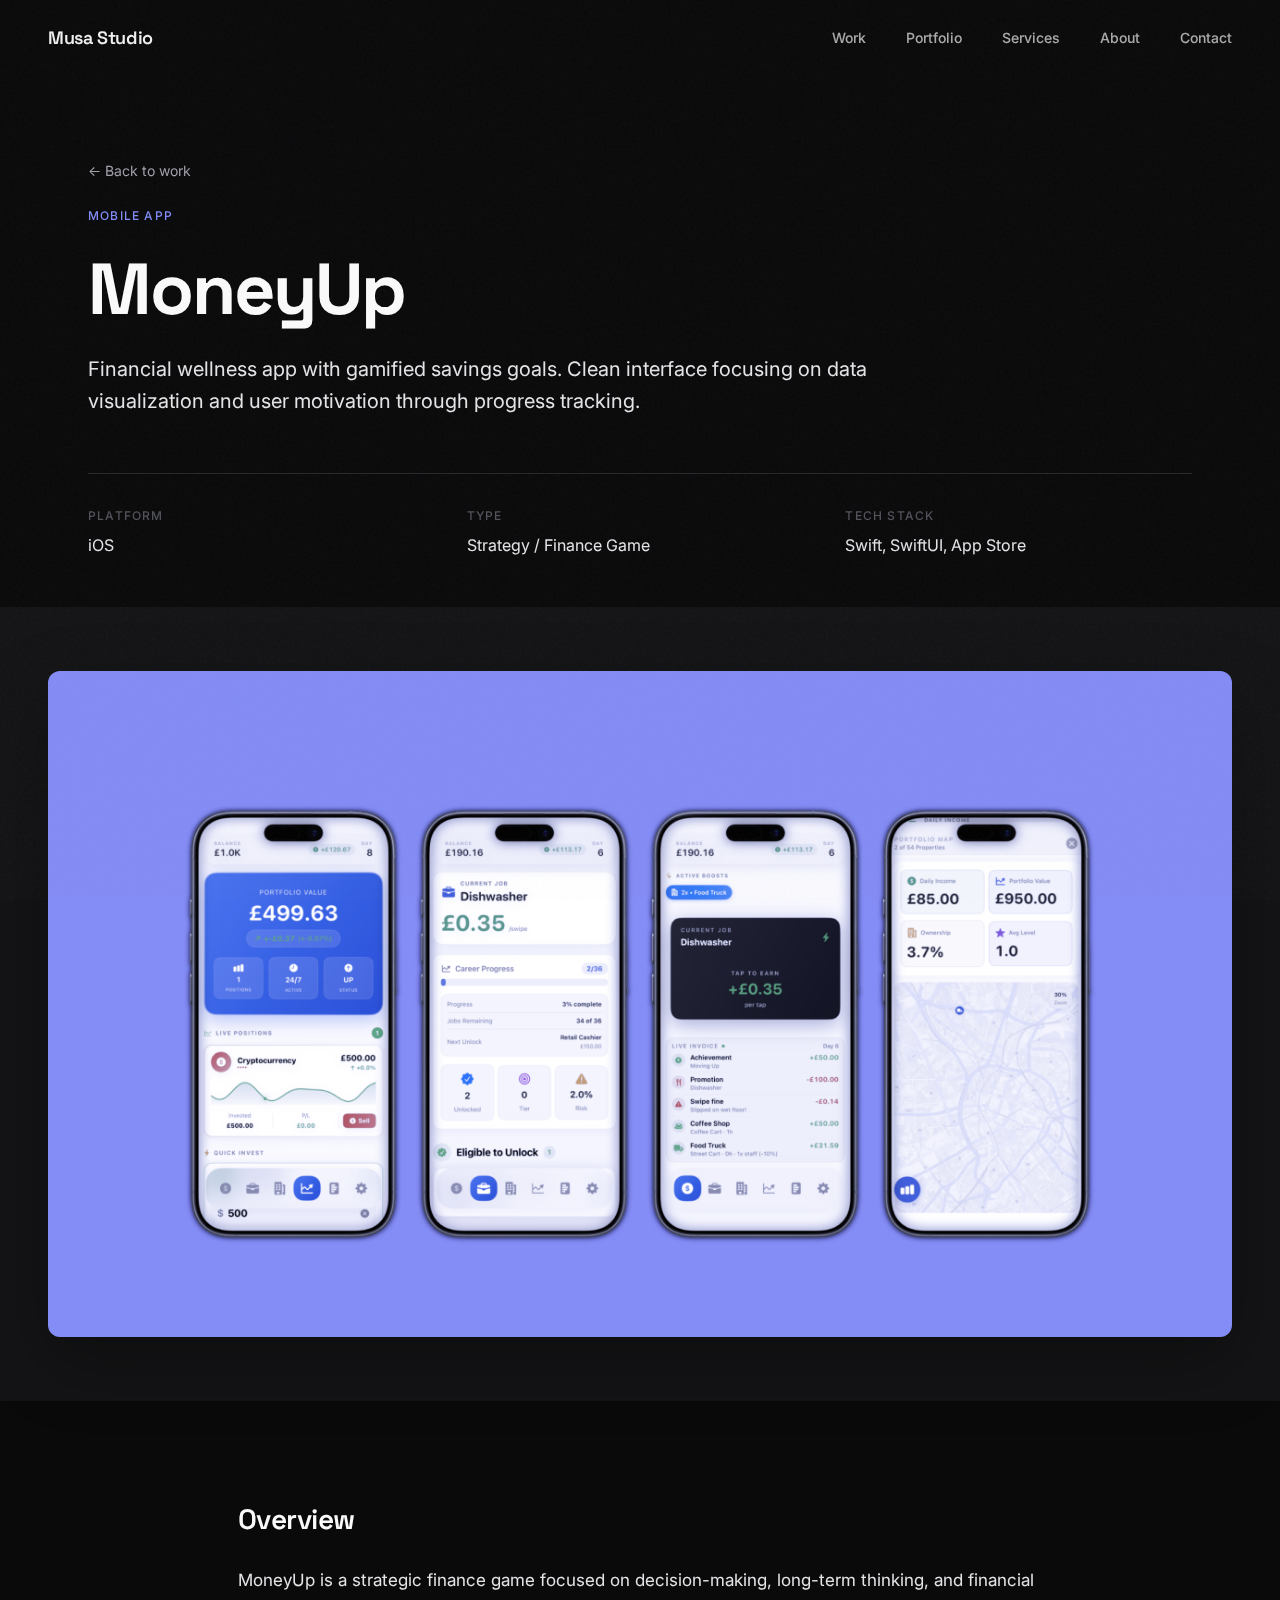
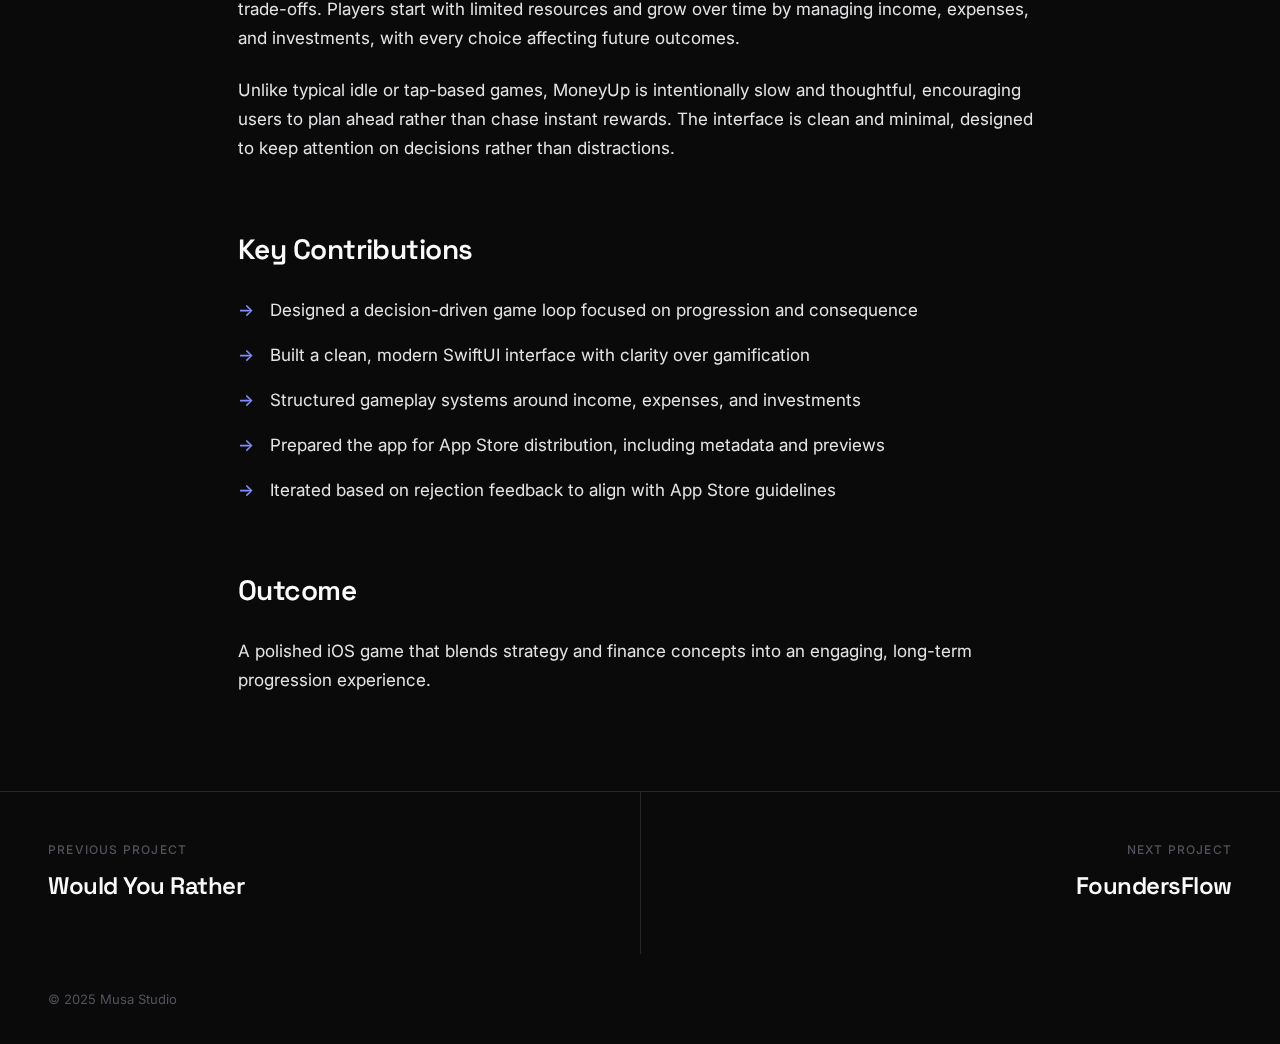
<file: moneyup.html>
<!DOCTYPE html>
<html lang="en">
<head>
    <meta charset="UTF-8">
    <meta name="viewport" content="width=device-width, initial-scale=1.0">
    <meta name="description" content="MoneyUp — Strategic finance game for iOS focused on decision-making and long-term planning">
    <meta name="theme-color" content="#0a0a0b">

    <title>MoneyUp — iOS App | Musa Studio</title>

    <!-- Fonts -->
    <link rel="preconnect" href="https://fonts.googleapis.com">
    <link rel="preconnect" href="https://fonts.gstatic.com" crossorigin>
    <link href="https://fonts.googleapis.com/css2?family=Space+Grotesk:wght@400;500;600;700&family=Inter:wght@400;500&display=swap" rel="stylesheet">

    <link rel="stylesheet" href="styles.css">
    <link rel="icon" href="data:image/svg+xml,<svg xmlns='http://www.w3.org/2000/svg' viewBox='0 0 100 100'><text y='.9em' font-size='90'>●</text></svg>">
</head>
<body>
    <div class="noise" aria-hidden="true"></div>

    <!-- Header -->
    <header class="header">
        <a href="index.html" class="logo" data-ball-obstacle>Musa Studio</a>
        <nav class="nav">
            <a href="index.html#work" class="nav-link" data-ball-obstacle>Work</a>
            <a href="portfolio.html" class="nav-link" data-ball-obstacle>Portfolio</a>
            <a href="index.html#services" class="nav-link" data-ball-obstacle>Services</a>
            <a href="index.html#about" class="nav-link" data-ball-obstacle>About</a>
            <a href="index.html#contact" class="nav-link" data-ball-obstacle>Contact</a>
        </nav>
    </header>

    <main class="project-page">
        <!-- Project Hero -->
        <section class="project-hero">
            <div class="project-hero-content">
                <a href="index.html#work" class="back-link" data-ball-obstacle>← Back to work</a>
                <span class="project-category" data-ball-obstacle>Mobile App</span>
                <h1 class="project-title" data-ball-obstacle>MoneyUp</h1>
                <p class="project-tagline" data-ball-obstacle>Financial wellness app with gamified savings goals. Clean interface focusing on data visualization and user motivation through progress tracking.</p>

                <div class="project-meta">
                    <div class="project-meta-item">
                        <span class="meta-label">Platform</span>
                        <span class="meta-value">iOS</span>
                    </div>
                    <div class="project-meta-item">
                        <span class="meta-label">Type</span>
                        <span class="meta-value">Strategy / Finance Game</span>
                    </div>
                    <div class="project-meta-item">
                        <span class="meta-label">Tech Stack</span>
                        <span class="meta-value">Swift, SwiftUI, App Store</span>
                    </div>
                </div>
            </div>
        </section>

        <!-- Project Image -->
        <section class="project-showcase">
            <div class="project-image-container">
                <img src="Work/MoneyUp/moneyup.png" alt="MoneyUp iOS interface" class="project-image">
            </div>
        </section>

        <!-- Project Overview -->
        <section class="project-section">
            <div class="project-content">
                <div class="content-block">
                    <h2 class="section-heading" data-ball-obstacle>Overview</h2>
                    <p class="section-text">MoneyUp is a strategic finance game focused on decision-making, long-term thinking, and financial trade-offs. Players start with limited resources and grow over time by managing income, expenses, and investments, with every choice affecting future outcomes.</p>
                    <p class="section-text">Unlike typical idle or tap-based games, MoneyUp is intentionally slow and thoughtful, encouraging users to plan ahead rather than chase instant rewards. The interface is clean and minimal, designed to keep attention on decisions rather than distractions.</p>
                </div>

                <div class="content-block">
                    <h2 class="section-heading" data-ball-obstacle>Key Contributions</h2>
                    <ul class="project-list">
                        <li>Designed a decision-driven game loop focused on progression and consequence</li>
                        <li>Built a clean, modern SwiftUI interface with clarity over gamification</li>
                        <li>Structured gameplay systems around income, expenses, and investments</li>
                        <li>Prepared the app for App Store distribution, including metadata and previews</li>
                        <li>Iterated based on rejection feedback to align with App Store guidelines</li>
                    </ul>
                </div>

                <div class="content-block">
                    <h2 class="section-heading" data-ball-obstacle>Outcome</h2>
                    <p class="section-text">A polished iOS game that blends strategy and finance concepts into an engaging, long-term progression experience.</p>
                </div>
            </div>
        </section>

        <!-- Project Navigation -->
        <section class="project-navigation">
            <a href="wouldyourather.html" class="project-nav-link project-nav-prev">
                <span class="nav-label">Previous Project</span>
                <span class="nav-title">Would You Rather</span>
            </a>
            <a href="foundersflow.html" class="project-nav-link project-nav-next">
                <span class="nav-label">Next Project</span>
                <span class="nav-title">FoundersFlow</span>
            </a>
        </section>
    </main>

    <!-- Footer -->
    <footer class="footer">
        <div class="footer-left">
            <span>© 2025 Musa Studio</span>
        </div>
        <div class="footer-right"></div>
    </footer>

    <script src="main.js"></script>
</body>
</html>
</file>
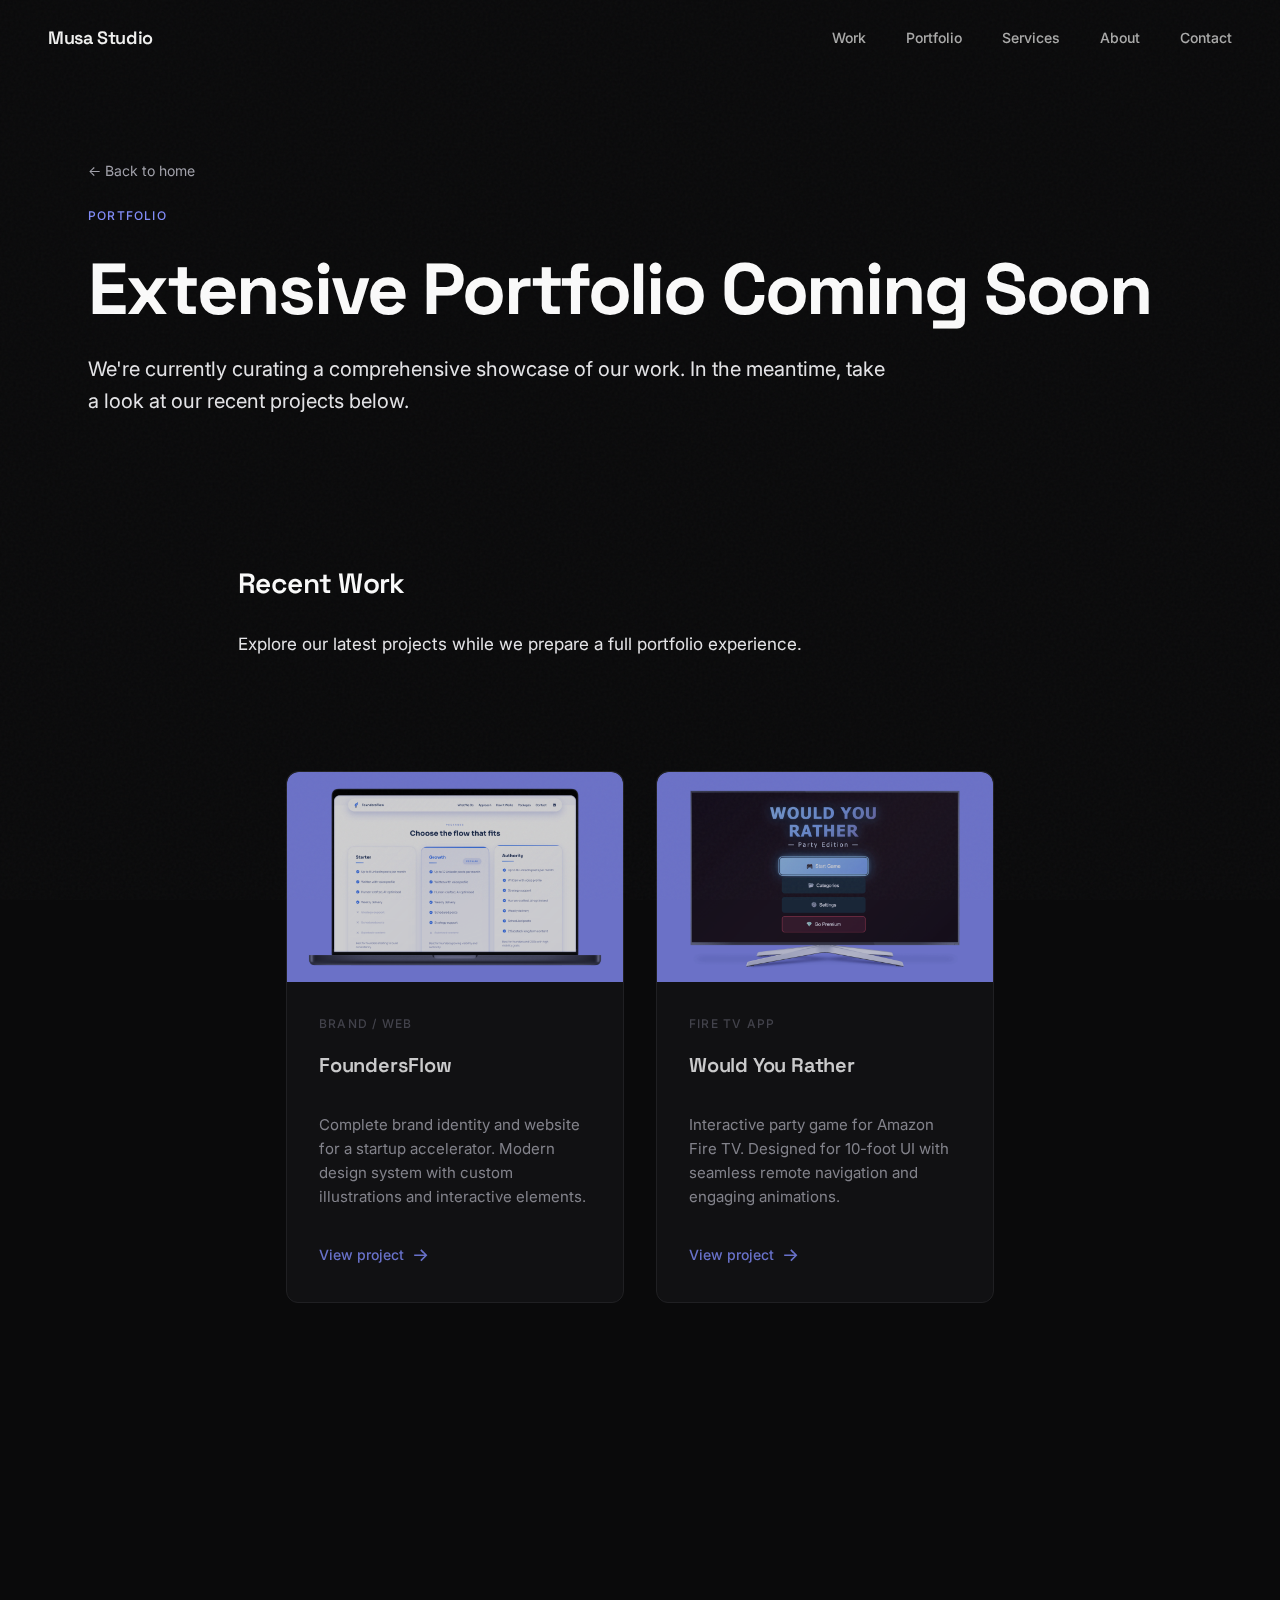
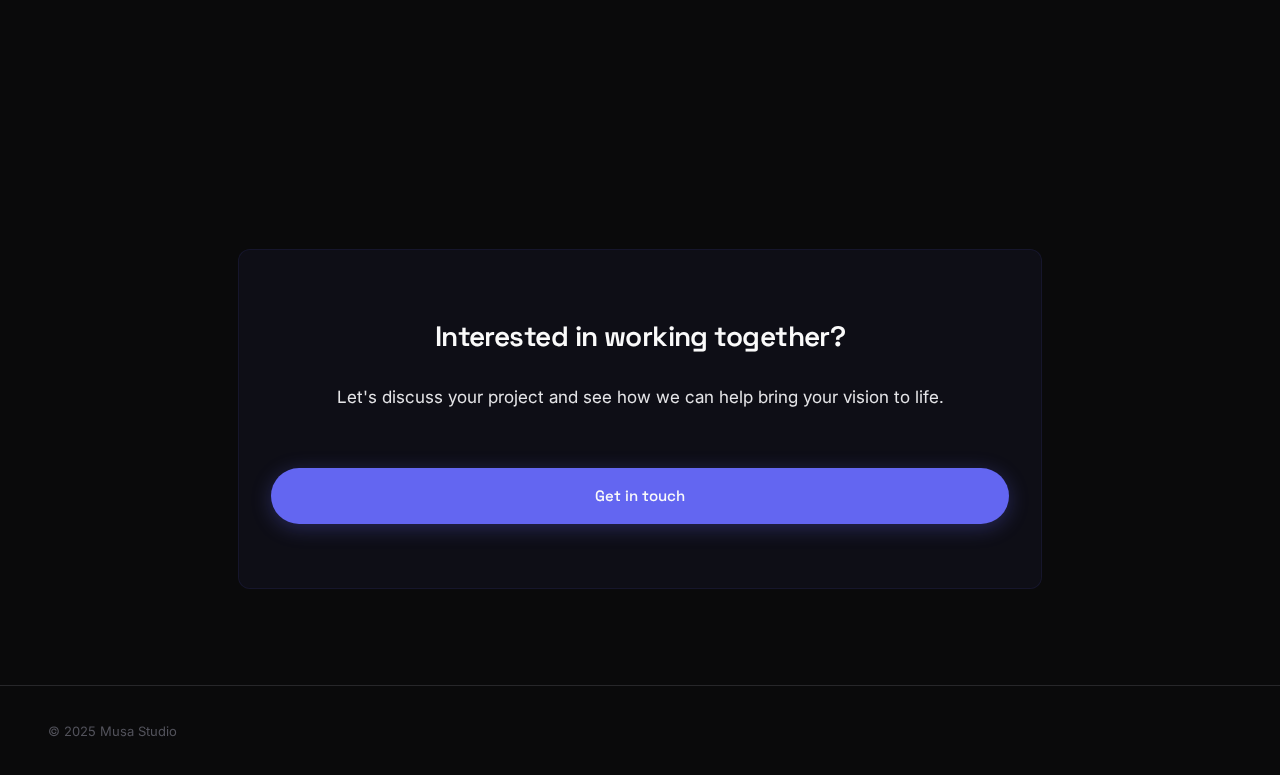
<file: portfolio.html>
<!DOCTYPE html>
<html lang="en">
<head>
    <meta charset="UTF-8">
    <meta name="viewport" content="width=device-width, initial-scale=1.0">
    <meta name="description" content="Extensive portfolio coming soon — View our recent work in the meantime">
    <meta name="theme-color" content="#0a0a0b">

    <title>Portfolio — Musa Studio</title>

    <!-- Fonts -->
    <link rel="preconnect" href="https://fonts.googleapis.com">
    <link rel="preconnect" href="https://fonts.gstatic.com" crossorigin>
    <link href="https://fonts.googleapis.com/css2?family=Space+Grotesk:wght@400;500;600;700&family=Inter:wght@400;500&display=swap" rel="stylesheet">

    <link rel="stylesheet" href="styles.css">
    <link rel="icon" href="data:image/svg+xml,<svg xmlns='http://www.w3.org/2000/svg' viewBox='0 0 100 100'><text y='.9em' font-size='90'>●</text></svg>">
</head>
<body>
    <div class="noise" aria-hidden="true"></div>

    <!-- Header -->
    <header class="header">
        <a href="index.html" class="logo">Musa Studio</a>
        <nav class="nav">
            <a href="index.html#work" class="nav-link">Work</a>
            <a href="portfolio.html" class="nav-link">Portfolio</a>
            <a href="index.html#services" class="nav-link">Services</a>
            <a href="index.html#about" class="nav-link">About</a>
            <a href="index.html#contact" class="nav-link">Contact</a>
        </nav>
    </header>

    <main class="project-page">
        <!-- Portfolio Hero -->
        <section class="project-hero">
            <div class="project-hero-content">
                <a href="index.html" class="back-link">← Back to home</a>
                <span class="project-category">Portfolio</span>
                <h1 class="project-title">Extensive Portfolio Coming Soon</h1>
                <p class="project-tagline">We're currently curating a comprehensive showcase of our work. In the meantime, take a look at our recent projects below.</p>
            </div>
        </section>

        <!-- Recent Work Preview -->
        <section class="project-section">
            <div class="project-content" style="max-width: 1200px;">
                <div class="content-block">
                    <h2 class="section-heading">Recent Work</h2>
                    <p class="section-text">Explore our latest projects while we prepare a full portfolio experience.</p>
                </div>

                <!-- Work Grid -->
                <div class="work-grid" style="margin-top: 3rem;">
                    <article class="work-item">
                        <div class="work-image">
                            <img src="Work/FoundersFlow/foundersflow.png" alt="FoundersFlow website design" loading="lazy" decoding="async" width="800" height="600">
                        </div>
                        <div class="work-info">
                            <div class="work-meta">
                                <span class="work-category">Brand / Web</span>
                                <h3 class="work-title">FoundersFlow</h3>
                            </div>
                            <p class="work-description">Complete brand identity and website for a startup accelerator. Modern design system with custom illustrations and interactive elements.</p>
                            <span class="work-link">View project</span>
                        </div>
                    </article>
                    <article class="work-item">
                        <div class="work-image">
                            <img src="Work/WouldYouRather/wouldyourather.png" alt="Would You Rather Fire TV app" loading="lazy" decoding="async" width="800" height="600">
                        </div>
                        <div class="work-info">
                            <div class="work-meta">
                                <span class="work-category">Fire TV App</span>
                                <h3 class="work-title">Would You Rather</h3>
                            </div>
                            <p class="work-description">Interactive party game for Amazon Fire TV. Designed for 10-foot UI with seamless remote navigation and engaging animations.</p>
                            <span class="work-link">View project</span>
                        </div>
                    </article>
                    <article class="work-item work-item--wide">
                        <div class="work-image">
                            <img src="Work/MoneyUp/moneyup.png" alt="MoneyUp mobile app" loading="lazy" decoding="async" width="800" height="600">
                        </div>
                        <div class="work-info">
                            <div class="work-meta">
                                <span class="work-category">Mobile App</span>
                                <h3 class="work-title">MoneyUp</h3>
                            </div>
                            <p class="work-description">Financial wellness app with gamified savings goals. Clean interface focusing on data visualization and user motivation through progress tracking.</p>
                            <span class="work-link">View project</span>
                        </div>
                    </article>
                </div>
            </div>
        </section>

        <!-- CTA Section -->
        <section class="project-section" style="padding-top: 0;">
            <div class="project-content">
                <div class="content-block" style="text-align: center; padding: 4rem 2rem; background: rgba(99, 102, 241, 0.05); border-radius: 12px; border: 1px solid rgba(99, 102, 241, 0.1);">
                    <h2 class="section-heading">Interested in working together?</h2>
                    <p class="section-text" style="margin-bottom: 2rem;">Let's discuss your project and see how we can help bring your vision to life.</p>
                    <a href="index.html#contact" class="services-cta-btn">Get in touch</a>
                </div>
            </div>
        </section>
    </main>

    <!-- Footer -->
    <footer class="footer">
        <div class="footer-left">
            <span>© 2025 Musa Studio</span>
        </div>
        <div class="footer-right"></div>
    </footer>

    <script src="main.js"></script>
</body>
</html>
</file>
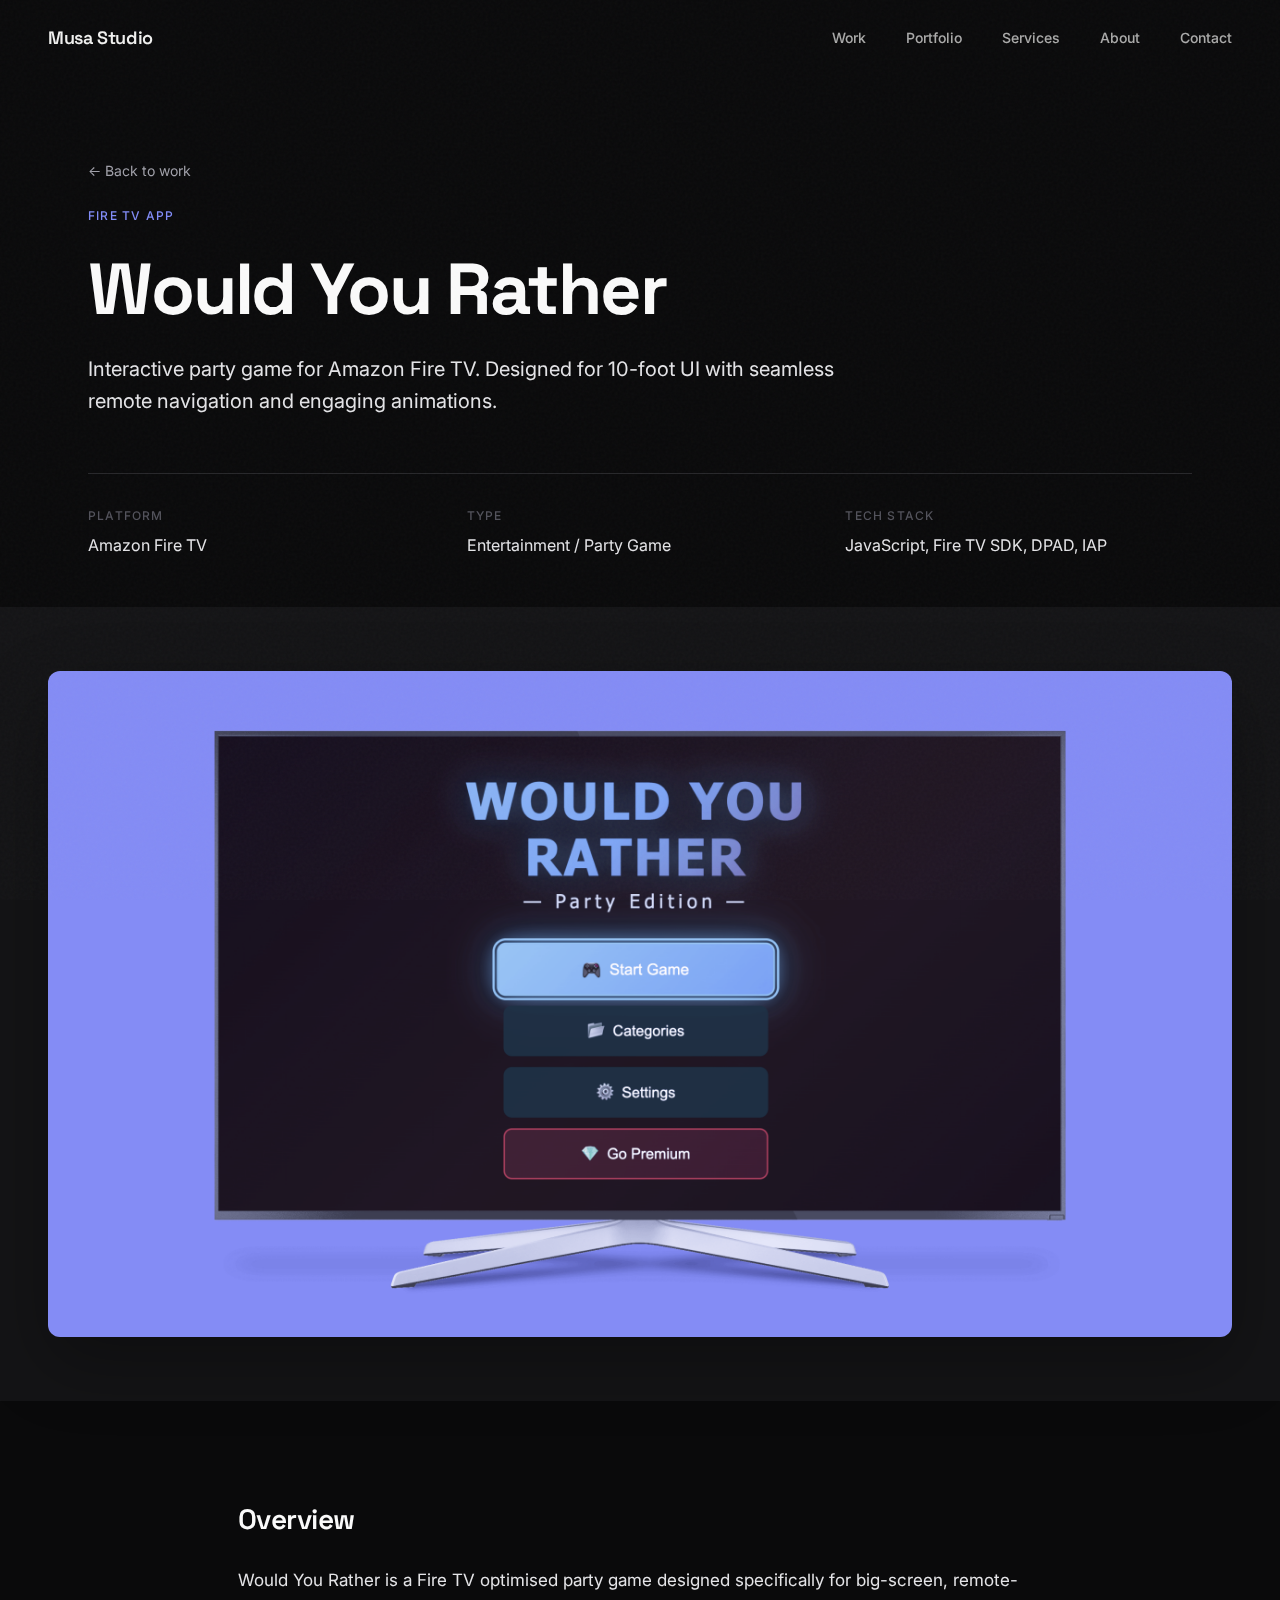
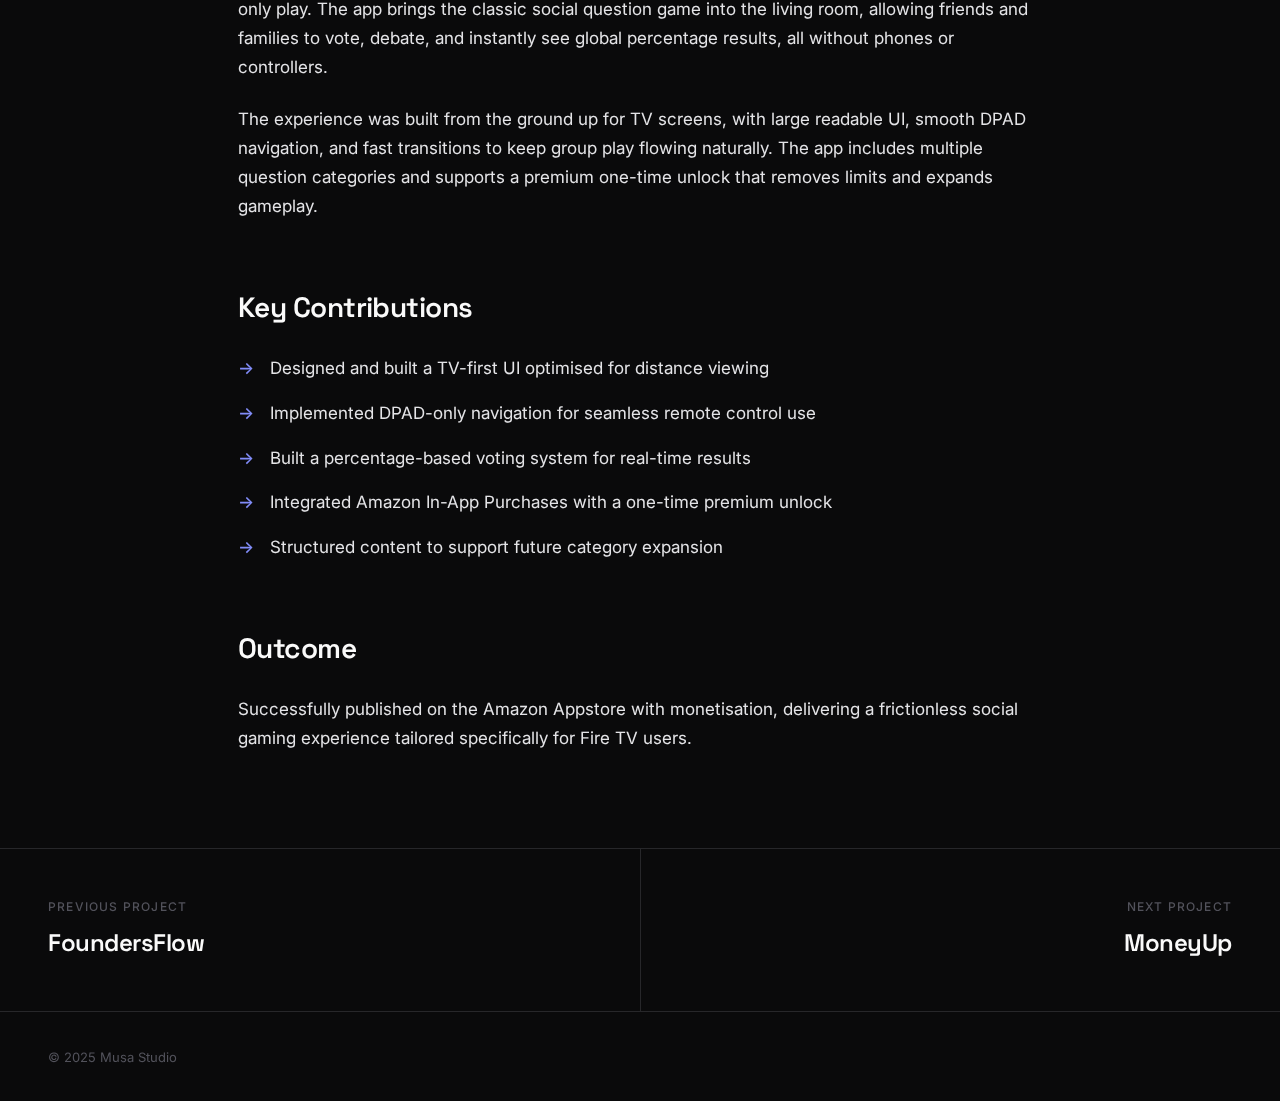
<file: wouldyourather.html>
<!DOCTYPE html>
<html lang="en">
<head>
    <meta charset="UTF-8">
    <meta name="viewport" content="width=device-width, initial-scale=1.0">
    <meta name="description" content="Would You Rather — Fire TV party game optimized for big-screen, remote-only play">
    <meta name="theme-color" content="#0a0a0b">

    <title>Would You Rather — Fire TV App | Musa Studio</title>

    <!-- Fonts -->
    <link rel="preconnect" href="https://fonts.googleapis.com">
    <link rel="preconnect" href="https://fonts.gstatic.com" crossorigin>
    <link href="https://fonts.googleapis.com/css2?family=Space+Grotesk:wght@400;500;600;700&family=Inter:wght@400;500&display=swap" rel="stylesheet">

    <link rel="stylesheet" href="styles.css">
    <link rel="icon" href="data:image/svg+xml,<svg xmlns='http://www.w3.org/2000/svg' viewBox='0 0 100 100'><text y='.9em' font-size='90'>●</text></svg>">
</head>
<body>
    <div class="noise" aria-hidden="true"></div>

    <!-- Header -->
    <header class="header">
        <a href="index.html" class="logo" data-ball-obstacle>Musa Studio</a>
        <nav class="nav">
            <a href="index.html#work" class="nav-link" data-ball-obstacle>Work</a>
            <a href="portfolio.html" class="nav-link" data-ball-obstacle>Portfolio</a>
            <a href="index.html#services" class="nav-link" data-ball-obstacle>Services</a>
            <a href="index.html#about" class="nav-link" data-ball-obstacle>About</a>
            <a href="index.html#contact" class="nav-link" data-ball-obstacle>Contact</a>
        </nav>
    </header>

    <main class="project-page">
        <!-- Project Hero -->
        <section class="project-hero">
            <div class="project-hero-content">
                <a href="index.html#work" class="back-link" data-ball-obstacle>← Back to work</a>
                <span class="project-category" data-ball-obstacle>Fire TV App</span>
                <h1 class="project-title" data-ball-obstacle>Would You Rather</h1>
                <p class="project-tagline" data-ball-obstacle>Interactive party game for Amazon Fire TV. Designed for 10-foot UI with seamless remote navigation and engaging animations.</p>

                <div class="project-meta">
                    <div class="project-meta-item">
                        <span class="meta-label">Platform</span>
                        <span class="meta-value">Amazon Fire TV</span>
                    </div>
                    <div class="project-meta-item">
                        <span class="meta-label">Type</span>
                        <span class="meta-value">Entertainment / Party Game</span>
                    </div>
                    <div class="project-meta-item">
                        <span class="meta-label">Tech Stack</span>
                        <span class="meta-value">JavaScript, Fire TV SDK, DPAD, IAP</span>
                    </div>
                </div>
            </div>
        </section>

        <!-- Project Image -->
        <section class="project-showcase">
            <div class="project-image-container">
                <img src="Work/WouldYouRather/wouldyourather.png" alt="Would You Rather Fire TV interface" class="project-image">
            </div>
        </section>

        <!-- Project Overview -->
        <section class="project-section">
            <div class="project-content">
                <div class="content-block">
                    <h2 class="section-heading" data-ball-obstacle>Overview</h2>
                    <p class="section-text">Would You Rather is a Fire TV optimised party game designed specifically for big-screen, remote-only play. The app brings the classic social question game into the living room, allowing friends and families to vote, debate, and instantly see global percentage results, all without phones or controllers.</p>
                    <p class="section-text">The experience was built from the ground up for TV screens, with large readable UI, smooth DPAD navigation, and fast transitions to keep group play flowing naturally. The app includes multiple question categories and supports a premium one-time unlock that removes limits and expands gameplay.</p>
                </div>

                <div class="content-block">
                    <h2 class="section-heading" data-ball-obstacle>Key Contributions</h2>
                    <ul class="project-list">
                        <li>Designed and built a TV-first UI optimised for distance viewing</li>
                        <li>Implemented DPAD-only navigation for seamless remote control use</li>
                        <li>Built a percentage-based voting system for real-time results</li>
                        <li>Integrated Amazon In-App Purchases with a one-time premium unlock</li>
                        <li>Structured content to support future category expansion</li>
                    </ul>
                </div>

                <div class="content-block">
                    <h2 class="section-heading" data-ball-obstacle>Outcome</h2>
                    <p class="section-text">Successfully published on the Amazon Appstore with monetisation, delivering a frictionless social gaming experience tailored specifically for Fire TV users.</p>
                </div>
            </div>
        </section>

        <!-- Project Navigation -->
        <section class="project-navigation">
            <a href="foundersflow.html" class="project-nav-link project-nav-prev">
                <span class="nav-label">Previous Project</span>
                <span class="nav-title">FoundersFlow</span>
            </a>
            <a href="moneyup.html" class="project-nav-link project-nav-next">
                <span class="nav-label">Next Project</span>
                <span class="nav-title">MoneyUp</span>
            </a>
        </section>
    </main>

    <!-- Footer -->
    <footer class="footer">
        <div class="footer-left">
            <span>© 2025 Musa Studio</span>
        </div>
        <div class="footer-right"></div>
    </footer>

    <script src="main.js"></script>
</body>
</html>
</file>
<file: styles.css>
/* ==========================================================================
   Studio — Interactive Spatial Environment
   This website behaves like a kinetic installation. All elements are part
   of a simulated physical system. Default browser behaviours (text selection,
   highlighting, reading affordances) are considered bugs unless explicitly required.
   ========================================================================== */

:root {
    --black: #0a0a0b;
    --dark: #141416;
    --gray-900: #1a1a1d;
    --gray-800: #27272a;
    --gray-600: #52525b;
    --gray-400: #a1a1aa;
    --gray-200: #e4e4e7;
    --white: #fafafa;
    --accent: #6366f1;
    --accent-soft: #818cf8;

    --font-display: 'Space Grotesk', -apple-system, sans-serif;
    --font-body: 'Inter', -apple-system, sans-serif;

    --ease: cubic-bezier(0.16, 1, 0.3, 1);
    --ease-out: cubic-bezier(0.33, 1, 0.68, 1);
    --ease-bounce: cubic-bezier(0.68, -0.55, 0.265, 1.55);
}

/* Reset */
*, *::before, *::after {
    box-sizing: border-box;
    margin: 0;
    padding: 0;
}

html {
    scroll-behavior: smooth;
}

body {
    font-family: var(--font-body);
    font-size: 16px;
    line-height: 1.6;
    color: var(--gray-200);
    background: var(--black);
    -webkit-font-smoothing: antialiased;
    overflow-x: hidden;
    position: relative;
}

/* ============================================
   SPATIAL ENVIRONMENT RULES - NON-DOCUMENT MODE
   Everything is an object, not text
   ============================================ */

/* Disable text selection but enable hover highlights */
* {
    -webkit-user-select: none;
    -moz-user-select: none;
    -ms-user-select: none;
    user-select: none;
    -webkit-touch-callout: none;
    -webkit-tap-highlight-color: transparent;
}

/* Allow selection highlight for visual feedback */
::selection {
    background: rgba(99, 102, 241, 0.3);
    color: var(--white);
    text-shadow: 0 0 20px rgba(99, 102, 241, 0.6);
}

::-moz-selection {
    background: rgba(99, 102, 241, 0.3);
    color: var(--white);
    text-shadow: 0 0 20px rgba(99, 102, 241, 0.6);
}

/* ============================================
   GLOBAL HIGHLIGHT SYSTEM
   All interactive elements glow on hover
   ============================================ */

/* Text elements with collision detection glow on hover */
[data-ball-obstacle] {
    transition: text-shadow 0.3s ease, filter 0.3s ease, transform 0.3s ease;
}

[data-ball-obstacle]:hover {
    text-shadow: 0 0 20px rgba(99, 102, 241, 0.8), 0 0 40px rgba(99, 102, 241, 0.4);
    filter: brightness(1.3);
    transform: scale(1.02);
}

/* Ball collision flash effect on text with controlled glitch */
[data-ball-obstacle].ball-hit {
    animation: textHitFlashGlitch 0.5s ease-out;
}

@keyframes textHitFlashGlitch {
    0% {
        text-shadow: 0 0 30px rgba(255, 255, 255, 1), 0 0 60px rgba(99, 102, 241, 0.8);
        filter: brightness(2);
        transform: scale(1.05) translateX(0);
    }
    10% {
        transform: scale(1.05) translateX(-3px);
        text-shadow: -3px 0 rgba(255, 0, 0, 0.8), 3px 0 rgba(0, 255, 255, 0.8);
    }
    20% {
        transform: scale(1.04) translateX(2px);
        text-shadow: 2px 0 rgba(255, 0, 0, 0.6), -2px 0 rgba(0, 255, 255, 0.6);
    }
    30% {
        transform: scale(1.03) translateX(-1px);
    }
    50% {
        text-shadow: 0 0 40px rgba(255, 255, 255, 0.8), 0 0 80px rgba(99, 102, 241, 0.6);
        filter: brightness(1.8);
        transform: scale(1.02) translateX(0);
    }
    100% {
        text-shadow: 0 0 10px rgba(255, 255, 255, 0.3), 0 0 20px rgba(99, 102, 241, 0.2);
        filter: brightness(1);
        transform: scale(1) translateX(0);
    }
}

/* Removed excessive hover effects - only interactive elements should have hover states */

/* Cursor is always default - never text-select */
*,
*::before,
*::after {
    cursor: default !important;
}

/* Links and interactive elements - force default cursor */
a, button, .nav-link, .logo, .contact-email {
    cursor: pointer !important;
}

/* All text elements are treated as surfaces, not content */
h1, h2, h3, h4, h5, h6, p, span, a, li, div {
    pointer-events: auto;
    cursor: default;
}

/* Images are textures, not content - prevent drag */
img {
    pointer-events: none;
    -webkit-user-drag: none;
    -khtml-user-drag: none;
    -moz-user-drag: none;
    -o-user-drag: none;
    user-drag: none;
    user-select: none;
}

a {
    color: inherit;
    text-decoration: none;
}

/* Noise Overlay */
.noise {
    position: fixed;
    inset: 0;
    pointer-events: none;
    z-index: 9999;
    opacity: 0.03;
    background-image: url("data:image/svg+xml,%3Csvg viewBox='0 0 400 400' xmlns='http://www.w3.org/2000/svg'%3E%3Cfilter id='n'%3E%3CfeTurbulence type='fractalNoise' baseFrequency='0.8' numOctaves='4' stitchTiles='stitch'/%3E%3C/filter%3E%3Crect width='100%25' height='100%25' filter='url(%23n)'/%3E%3C/svg%3E");
}

.ball-layer {
    position: absolute;
    inset: 0;
    pointer-events: none;
    overflow: visible;
    z-index: 9998;
}

/* ============================================
   PHYSICS BALLS - Energy Particles System
   Balls are manifestations of kinetic energy
   ============================================ */

.ball {
    display: none;
    position: absolute;
    width: 24px;
    height: 24px;
    background: radial-gradient(circle at 30% 30%, rgba(255, 255, 255, 1), rgba(99, 102, 241, 0.9));
    border-radius: 50%;
    pointer-events: none;
    z-index: 10000;
    box-shadow:
        0 0 30px rgba(255, 255, 255, 0.6),
        0 0 60px rgba(99, 102, 241, 0.4),
        0 0 100px rgba(99, 102, 241, 0.2),
        inset 0 0 10px rgba(255, 255, 255, 0.8);
    transform: translate(-50%, -50%);
    transition: opacity 0.3s ease, transform 0.1s ease;
    filter: brightness(1.2) blur(0.5px);
}

/* Pulsing energy effect */
.ball::before {
    content: '';
    position: absolute;
    inset: -8px;
    border-radius: 50%;
    background: radial-gradient(circle, rgba(99, 102, 241, 0.3), transparent 70%);
    animation: ballPulse 1s ease-in-out infinite;
}

/* Motion trail effect */
.ball::after {
    content: '';
    position: absolute;
    inset: 2px;
    border-radius: 50%;
    background: radial-gradient(circle at 30% 30%, rgba(255, 255, 255, 0.9), transparent 70%);
    filter: blur(2px);
}

@keyframes ballPulse {
    0%, 100% {
        transform: scale(1);
        opacity: 0.6;
    }
    50% {
        transform: scale(1.3);
        opacity: 0.3;
    }
}

.ball.active {
    display: block;
    opacity: 1;
    animation: ballSpawn 0.3s var(--ease-bounce) forwards;
}

@keyframes ballSpawn {
    0% {
        transform: translate(-50%, -50%) scale(0);
        filter: brightness(3) blur(3px) saturate(2);
        box-shadow: 0 0 60px rgba(255, 255, 255, 1), 0 0 120px rgba(99, 102, 241, 1);
    }
    20% {
        transform: translate(-50%, -50%) scale(1.4) translateX(-3px);
        filter: brightness(2.5) blur(2px);
    }
    40% {
        transform: translate(-50%, -50%) scale(1.5) translateX(3px);
        filter: brightness(2) blur(1.5px);
    }
    70% {
        transform: translate(-50%, -50%) scale(1.2);
    }
    100% {
        transform: translate(-50%, -50%) scale(1);
        filter: brightness(1.2) blur(0.5px);
    }
}

.ball.fade-out {
    opacity: 0;
    transform: translate(-50%, -50%) scale(0.5);
    filter: brightness(2) blur(3px);
}

/* Ball impact flash effect */
.ball.impact {
    animation: ballImpact 0.2s ease-out;
}

@keyframes ballImpact {
    0% {
        transform: translate(-50%, -50%) scale(1);
        filter: brightness(1.2);
    }
    20% {
        transform: translate(-50%, -50%) scale(1.5) translateX(-2px);
        filter: brightness(2.5) blur(1px) saturate(2);
        box-shadow:
            0 0 50px rgba(255, 255, 255, 1),
            0 0 100px rgba(99, 102, 241, 0.8),
            -3px 0 0 rgba(255, 0, 255, 0.5),
            3px 0 0 rgba(0, 255, 255, 0.5);
    }
    50% {
        transform: translate(-50%, -50%) scale(1.4) translateX(2px);
        filter: brightness(2) blur(0.8px);
        box-shadow:
            0 0 40px rgba(255, 255, 255, 0.9),
            0 0 80px rgba(99, 102, 241, 0.6);
    }
    100% {
        transform: translate(-50%, -50%) scale(1);
        filter: brightness(1.2);
    }
}

/* Ball velocity trail - enhanced glow when moving fast */
.ball.high-velocity {
    filter: brightness(1.8) blur(1.5px) saturate(1.5);
    box-shadow:
        0 0 50px rgba(255, 255, 255, 0.9),
        0 0 100px rgba(99, 102, 241, 0.7),
        0 0 150px rgba(99, 102, 241, 0.4),
        0 0 200px rgba(99, 102, 241, 0.2);
    animation: highVelocityPulse 0.3s ease-in-out infinite;
}

@keyframes highVelocityPulse {
    0%, 100% {
        transform: translate(-50%, -50%) scale(1);
    }
    50% {
        transform: translate(-50%, -50%) scale(1.1);
    }
}

.ball.high-velocity::before {
    animation: ballPulse 0.3s ease-in-out infinite;
    transform: scale(2);
    opacity: 0.9;
    background: radial-gradient(circle, rgba(99, 102, 241, 0.5), transparent 60%);
}

/* Resting ball - dimmed energy state */
.ball.resting {
    opacity: 0.6;
    filter: brightness(0.7) blur(0.3px) saturate(0.8);
    box-shadow:
        0 0 15px rgba(255, 255, 255, 0.2),
        0 0 30px rgba(99, 102, 241, 0.15);
}

.ball.resting::before {
    animation: ballPulse 2.5s ease-in-out infinite;
}

/* ============================================
   CUSTOM CURSOR SYSTEM - Spatial Probe
   ============================================ */

/* Custom cursor - force probe style globally */
body {
    cursor: url('data:image/svg+xml;utf8,<svg xmlns="http://www.w3.org/2000/svg" width="24" height="24" viewBox="0 0 24 24"><circle cx="12" cy="12" r="8" fill="none" stroke="rgba(250,250,250,0.4)" stroke-width="2"/><circle cx="12" cy="12" r="3" fill="rgba(250,250,250,0.8)"/></svg>') 12 12, auto !important;
}

/* Hero section - energy field cursor */
.hero {
    cursor: url('data:image/svg+xml;utf8,<svg xmlns="http://www.w3.org/2000/svg" width="32" height="32" viewBox="0 0 32 32"><circle cx="16" cy="16" r="12" fill="none" stroke="rgba(99,102,241,0.6)" stroke-width="2"/><circle cx="16" cy="16" r="6" fill="none" stroke="rgba(99,102,241,0.3)" stroke-width="1"/><circle cx="16" cy="16" r="3" fill="rgba(99,102,241,0.8)"/></svg>') 16 16, pointer !important;
}

/* Interactive elements - disturbance cursor */
a:hover, button:hover, .work-item:hover, .service-card:hover {
    cursor: url('data:image/svg+xml;utf8,<svg xmlns="http://www.w3.org/2000/svg" width="28" height="28" viewBox="0 0 28 28"><circle cx="14" cy="14" r="10" fill="none" stroke="rgba(250,250,250,0.6)" stroke-width="2" stroke-dasharray="3 3"/><circle cx="14" cy="14" r="4" fill="rgba(250,250,250,1)"/></svg>') 14 14, pointer !important;
}

/* ============================================
   PHYSICS-BASED SCROLL TRANSFORMS
   Scroll = energy input into the system
   ============================================ */

/* Every section has physics properties */
section, .hero, .marquee, .work, .services, .philosophy, .about, .contact {
    will-change: transform, opacity;
    transition: transform 0.6s var(--ease-out), opacity 0.6s var(--ease-out);
}

/* Header floats in space with parallax */
.header {
    position: fixed;
    top: 0;
    left: 0;
    right: 0;
    z-index: 100;
    display: flex;
    justify-content: space-between;
    align-items: center;
    padding: 1.5rem 3rem;
    mix-blend-mode: difference;
    will-change: transform, backdrop-filter;
    transition: transform 0.3s var(--ease-out), backdrop-filter 0.3s ease;
}

@media (max-width: 640px) {
    .header {
        padding: 1.25rem 1.5rem;
    }
}

/* Logo is a GLOWING OBJECT - pulses with energy */
.logo {
    font-family: var(--font-display);
    font-size: 1.125rem;
    font-weight: 600;
    color: var(--white);
    letter-spacing: -0.02em;
    transition: transform 0.5s var(--ease-bounce), text-shadow 0.3s ease;
    display: inline-block;
    will-change: transform, text-shadow;
}

.logo:hover {
    transform: scale(1.08) translateY(-2px);
    text-shadow: 0 0 30px rgba(255, 255, 255, 0.6), 0 0 60px rgba(99, 102, 241, 0.4);
    animation: logoBounce 0.6s var(--ease-bounce);
}

@keyframes logoBounce {
    0% {
        transform: scale(1) translateY(0);
    }
    50% {
        transform: scale(1.12) translateY(-3px);
    }
    100% {
        transform: scale(1.08) translateY(-2px);
    }
}

.logo:active {
    transform: scale(0.95);
    transition: transform 0.1s ease;
    animation: logoGlitch 0.2s;
}

@keyframes logoGlitch {
    0%, 100% {
        filter: brightness(1);
    }
    33% {
        text-shadow: -2px 0 rgba(255, 0, 0, 0.7), 2px 0 rgba(0, 255, 255, 0.7);
        transform: scale(0.95) translateX(-2px);
    }
    66% {
        text-shadow: 2px 0 rgba(255, 0, 0, 0.5), -2px 0 rgba(0, 255, 255, 0.5);
        transform: scale(0.95) translateX(2px);
    }
}

.nav {
    display: flex;
    gap: 2.5rem;
}

/* Nav links are FLOATING OBJECTS - react to cursor energy */
.nav-link {
    font-size: 0.875rem;
    font-weight: 500;
    color: var(--white);
    opacity: 0.7;
    transition: opacity 0.3s ease, transform 0.5s var(--ease-bounce), text-shadow 0.3s ease;
    display: inline-block;
    will-change: transform, opacity, text-shadow;
    position: relative;
}

/* Cursor proximity creates GLOW and LIFT with bounce */
.nav-link:hover {
    opacity: 1;
    transform: translateY(-4px) scale(1.08);
    text-shadow: 0 0 20px rgba(255, 255, 255, 0.5), 0 0 40px rgba(99, 102, 241, 0.3);
    animation: navBounce 0.5s var(--ease-bounce);
}

@keyframes navBounce {
    0% {
        transform: translateY(0) scale(1);
    }
    50% {
        transform: translateY(-5px) scale(1.1);
    }
    100% {
        transform: translateY(-4px) scale(1.08);
    }
}

.nav-link:active {
    transform: translateY(0) scale(0.98);
    transition: all 0.1s ease;
    animation: navGlitch 0.25s;
}

@keyframes navGlitch {
    0%, 100% {
        filter: brightness(1);
    }
    20% {
        text-shadow: -2px 0 rgba(255, 0, 255, 0.7), 2px 0 rgba(0, 255, 255, 0.7);
        transform: translateX(-2px) scale(0.98);
    }
    60% {
        text-shadow: 2px 0 rgba(255, 0, 255, 0.5), -2px 0 rgba(0, 255, 255, 0.5);
        transform: translateX(2px) scale(0.98);
    }
}

@media (max-width: 640px) {
    .nav {
        gap: 1.5rem;
    }
    .nav-link {
        font-size: 0.8125rem;
    }
}

/* Hero */
.hero {
    min-height: 100vh;
    display: flex;
    flex-direction: column;
    justify-content: center;
    padding: 8rem 3rem 4rem;
    position: relative;
}

@media (max-width: 640px) {
    .hero {
        padding: 7rem 1.5rem 3rem;
    }
}

.hero-content {
    max-width: 1200px;
}

/* Title is a SURFACE, not text - physical object behavior */
.hero-title {
    font-family: var(--font-display);
    font-size: clamp(3rem, 10vw, 7rem);
    font-weight: 700;
    line-height: 1.05;
    letter-spacing: -0.03em;
    color: var(--white);
    max-width: 1200px;
    width: min(90vw, 1200px);
    will-change: transform, filter;
    transition: transform 0.6s var(--ease-out), filter 0.3s ease;
    transform-style: preserve-3d;
}

/* PNG title image is a TEXTURE/PANEL - not selectable content */
.hero-title-image {
    display: block;
    width: 100%;
    height: auto;
    will-change: transform, filter;
    transition: transform 0.8s var(--ease-out), filter 0.5s ease;
    filter: brightness(1) blur(0px);
    transform-style: preserve-3d;
    -webkit-user-select: none;
    user-select: none;
    pointer-events: none;
    -webkit-user-drag: none;
}

/* Hover on hero creates disturbance field around title */
.hero:hover .hero-title-image {
    filter: brightness(1.1) blur(0.5px) drop-shadow(0 0 20px rgba(99, 102, 241, 0.3));
    transform: translateZ(10px) scale(1.005);
}

.hero-title .line {
    display: block;
    overflow: hidden;
}

.hero-title .line span,
.hero-title .line {
    display: block;
    transform: translateY(100%);
    animation: slideUp 1s var(--ease) forwards;
}

.hero-title .line:nth-child(2) {
    animation-delay: 0.1s;
}

.hero-title em {
    font-style: italic;
    color: var(--accent-soft);
}

@keyframes slideUp {
    to { transform: translateY(0); }
}

.hero-sub {
    margin-top: 2rem;
    font-size: clamp(1rem, 2vw, 1.25rem);
    color: var(--gray-400);
    max-width: 500px;
    opacity: 0;
    transform: translateY(20px);
    animation: fadeIn 0.8s var(--ease) 0.4s forwards;
}

@keyframes fadeIn {
    to {
        opacity: 1;
        transform: translateY(0);
    }
}

.hero-scroll {
    position: absolute;
    bottom: 3rem;
    left: 3rem;
    display: flex;
    flex-direction: column;
    align-items: center;
    gap: 0.75rem;
    opacity: 0;
    animation: fadeIn 0.8s var(--ease) 0.8s forwards;
}

.hero-scroll span {
    font-size: 0.6875rem;
    font-weight: 500;
    letter-spacing: 0.15em;
    text-transform: uppercase;
    color: var(--gray-600);
    writing-mode: vertical-rl;
}

.scroll-line {
    width: 1px;
    height: 48px;
    background: linear-gradient(to bottom, var(--gray-600), transparent);
    animation: pulse 2s ease-in-out infinite;
}

@keyframes pulse {
    0%, 100% { opacity: 0.4; }
    50% { opacity: 1; }
}

@media (max-width: 640px) {
    .hero-scroll {
        display: none;
    }
}

/* Marquee */
.marquee {
    padding: 1.5rem 0;
    border-top: 1px solid var(--gray-800);
    border-bottom: 1px solid var(--gray-800);
    overflow: hidden;
}

.marquee-track {
    display: flex;
    gap: 3rem;
    animation: marquee 30s linear infinite;
    width: max-content;
}

/* Marquee words are PARTICLES in motion - not readable text */
.marquee-word {
    font-family: var(--font-display);
    font-size: 0.8125rem;
    font-weight: 500;
    letter-spacing: 0.1em;
    text-transform: uppercase;
    color: var(--gray-600);
    white-space: nowrap;
    transition: color 0.3s ease, transform 0.3s ease;
    display: inline-block;
}

/* Marquee reacts to viewport entry - creates wave effect */
.marquee:hover .marquee-word {
    color: var(--gray-400);
}

.marquee-word:hover {
    color: var(--accent-soft);
    transform: scale(1.2) translateY(-2px);
}

@keyframes marquee {
    from { transform: translateX(0); }
    to { transform: translateX(-50%); }
}

/* Sections Common */
.label {
    display: block;
    font-size: 0.6875rem;
    font-weight: 600;
    letter-spacing: 0.2em;
    text-transform: uppercase;
    color: var(--accent);
    margin-bottom: 1.5rem;
}

.section-header {
    padding: 0 3rem;
    margin-bottom: 3rem;
}

/* Section titles are PANELS - physical objects in space */
.section-title {
    font-family: var(--font-display);
    font-size: clamp(1.5rem, 3vw, 2rem);
    font-weight: 600;
    color: var(--white);
    letter-spacing: -0.02em;
    will-change: transform;
    transition: transform 0.4s var(--ease-out);
    display: inline-block;
}

.section-title:hover {
    transform: translateX(10px) scale(1.02);
}

@media (max-width: 640px) {
    .section-header {
        padding: 0 1.5rem;
    }
}

/* Work Section */
.work {
    padding: 6rem 0;
}

.work-grid {
    display: grid;
    grid-template-columns: repeat(2, 1fr);
    gap: 2rem;
    padding: 0 3rem;
}

@media (max-width: 768px) {
    .work-grid {
        padding: 0 1.5rem;
    }
}

.work-item {
    background: var(--dark);
    border: 1px solid var(--gray-800);
    border-radius: 12px;
    padding: 0;
    cursor: pointer;
    transition: transform 0.3s ease, border-color 0.3s ease;
    position: relative;
    overflow: hidden;
    display: flex;
    flex-direction: column;
}

/* Removed spotlight effect */

/* Simplified hover - subtle and smooth */
.work-item:hover {
    border-color: rgba(99, 102, 241, 0.3);
    transform: translateY(-4px);
}

.work-item--wide {
    grid-column: span 2;
}

/* Wide work item has horizontal layout */
.work-item--wide {
    flex-direction: row;
}

.work-item--wide .work-image {
    flex: 1;
    aspect-ratio: auto;
    min-height: 400px;
    border-radius: 12px 0 0 12px;
}

.work-item--wide .work-info {
    flex: 1;
    display: flex;
    flex-direction: column;
    justify-content: center;
    padding: 3rem;
    gap: 1.5rem;
}

.work-item--wide .work-description {
    font-size: 1.0625rem;
    line-height: 1.7;
}

@media (max-width: 1024px) {
    .work-item--wide {
        flex-direction: column;
    }

    .work-item--wide .work-image {
        border-radius: 12px 12px 0 0;
        aspect-ratio: 16/10;
        min-height: auto;
    }

    .work-item--wide .work-info {
        padding: 2rem;
    }
}

@media (max-width: 768px) {
    .work-grid {
        grid-template-columns: 1fr;
        gap: 1.5rem;
    }

    .work-item--wide {
        grid-column: span 1;
    }

    .work-info {
        padding: 1.5rem;
    }

    .work-description {
        font-size: 0.875rem;
    }
}

/* Image containers are SURFACES with depth */
.work-image {
    aspect-ratio: 16/10;
    overflow: hidden;
    background: var(--gray-900);
    position: relative;
    transform-style: preserve-3d;
    border-radius: 12px 12px 0 0;
}

.work-image img {
    width: 100%;
    height: 100%;
    object-fit: cover;
    -webkit-user-select: none;
    user-select: none;
    pointer-events: none;
    -webkit-user-drag: none;
}

.work-category {
    font-size: 0.75rem;
    font-weight: 500;
    color: var(--gray-600);
    text-transform: uppercase;
    letter-spacing: 0.1em;
    display: inline-block;
}

.work-title {
    font-family: var(--font-display);
    font-size: 1.25rem;
    font-weight: 600;
    color: var(--white);
    margin-top: 0.5rem;
    letter-spacing: -0.01em;
}

/* Work info section with descriptions */
.work-info {
    padding: 2rem;
    display: flex;
    flex-direction: column;
    gap: 1rem;
    flex: 1;
}

.work-meta {
    display: flex;
    flex-direction: column;
    gap: 0.5rem;
    position: relative;
}

/* Number badges removed for cleaner design */

.work-description {
    font-size: 0.9375rem;
    line-height: 1.6;
    color: var(--gray-400);
    margin: 0;
    position: relative;
    padding-top: 1rem;
}

/* Subtle divider above description */
.work-description::before {
    content: '';
    position: absolute;
    top: 0;
    left: 0;
    width: 40px;
    height: 2px;
    background: linear-gradient(90deg, var(--accent) 0%, transparent 100%);
    opacity: 0;
    transition: width 0.5s var(--ease-out), opacity 0.4s ease;
}

/* Removed excessive hover effects */

/* View project link */
.work-link {
    display: inline-flex;
    align-items: center;
    gap: 0.5rem;
    font-size: 0.875rem;
    font-weight: 500;
    color: var(--accent-soft);
    margin-top: auto;
    padding-top: 1rem;
    transition: color 0.3s ease;
}

.work-link::after {
    content: '→';
    font-size: 1.125rem;
    transition: transform 0.3s ease;
}

.work-link:hover {
    color: var(--accent);
}

.work-link:hover::after {
    transform: translateX(4px);
}

/* Services */
.services {
    padding: 6rem 3rem;
    border-top: 1px solid var(--gray-800);
}

.services .section-header {
    max-width: 600px;
    margin-bottom: 4rem;
}

.services-intro {
    font-size: 1rem;
    color: var(--gray-400);
    line-height: 1.7;
    margin-top: 1rem;
}

.services-grid {
    display: grid;
    grid-template-columns: repeat(3, 1fr);
    gap: 1px;
    background: var(--gray-800);
    margin-bottom: 4rem;
}

@media (max-width: 1024px) {
    .services-grid {
        grid-template-columns: repeat(2, 1fr);
    }
}

@media (max-width: 640px) {
    .services {
        padding: 4rem 1.5rem;
    }
    .services-grid {
        grid-template-columns: 1fr;
    }
}

/* Service cards */
.service-card {
    background: var(--black);
    padding: 2.5rem 2rem;
    display: flex;
    flex-direction: column;
    transition: background 0.3s ease;
    position: relative;
}

.service-card:hover {
    background: var(--dark);
}

/* Removed cardGlitch animation */

.service-card-header {
    display: flex;
    align-items: flex-start;
    gap: 1rem;
    margin-bottom: 1.25rem;
}

.service-card-num {
    font-family: var(--font-display);
    font-size: 0.75rem;
    font-weight: 600;
    color: var(--accent);
    flex-shrink: 0;
    margin-top: 0.25rem;
}

.service-card-title {
    font-family: var(--font-display);
    font-size: 1.25rem;
    font-weight: 600;
    color: var(--white);
    letter-spacing: -0.01em;
    line-height: 1.3;
}

.service-card-desc {
    font-size: 0.9375rem;
    color: var(--gray-400);
    line-height: 1.6;
    margin-bottom: 1.5rem;
}

.service-card-list {
    list-style: none;
    margin-bottom: 1.5rem;
    flex-grow: 1;
}

.service-card-list li {
    font-size: 0.875rem;
    color: var(--gray-200);
    padding: 0.5rem 0;
    border-bottom: 1px solid var(--gray-800);
    transition: color 0.2s ease;
}

.service-card:hover .service-card-list li {
    border-color: var(--gray-600);
}

.service-card-list li:last-child {
    border-bottom: none;
}

.service-card-outcome {
    font-size: 0.8125rem;
    color: var(--gray-600);
    line-height: 1.5;
    margin-top: auto;
    padding-top: 1rem;
    border-top: 1px solid var(--gray-800);
}

.service-card-outcome strong {
    color: var(--accent-soft);
    font-weight: 500;
}

/* Services CTA */
.services-cta {
    background: linear-gradient(135deg, var(--gray-900) 0%, var(--dark) 100%);
    border: 1px solid var(--gray-800);
    border-radius: 8px;
    padding: 3rem;
    text-align: center;
    position: relative;
    overflow: hidden;
}

.services-cta::before {
    content: '';
    position: absolute;
    top: 0;
    left: 0;
    right: 0;
    height: 1px;
    background: linear-gradient(90deg, transparent, var(--accent), transparent);
    opacity: 0.5;
}

.services-cta-content {
    max-width: 500px;
    margin: 0 auto;
}

.services-cta-title {
    font-family: var(--font-display);
    font-size: clamp(1.5rem, 3vw, 2rem);
    font-weight: 600;
    color: var(--white);
    letter-spacing: -0.02em;
    margin-bottom: 1rem;
}

.services-cta-text {
    font-size: 1rem;
    color: var(--gray-400);
    line-height: 1.7;
    margin-bottom: 2rem;
}

/* CTA button is a PRESSABLE OBJECT with spring physics */
.services-cta-btn {
    display: inline-block;
    font-family: var(--font-display);
    font-size: 0.9375rem;
    font-weight: 500;
    color: var(--white);
    padding: 1rem 2rem;
    background: var(--accent);
    border-radius: 100px;
    transition: all 0.5s var(--ease-bounce), box-shadow 0.4s ease;
    will-change: transform, background, box-shadow;
    position: relative;
    transform-origin: center;
    box-shadow: 0 4px 20px rgba(99, 102, 241, 0.3);
}

/* Cursor approaches - MAGNETIC PULL effect with bounce */
.services-cta-btn:hover {
    background: var(--accent-soft);
    transform: translateY(-6px) scale(1.08);
    box-shadow: 0 12px 50px rgba(99, 102, 241, 0.6), 0 0 80px rgba(99, 102, 241, 0.3);
    animation: buttonBounce 0.7s var(--ease-bounce);
}

@keyframes buttonBounce {
    0% {
        transform: translateY(0) scale(1);
    }
    50% {
        transform: translateY(-8px) scale(1.1);
    }
    100% {
        transform: translateY(-6px) scale(1.08);
    }
}

/* Press - COMPRESSION physics with glitch burst */
.services-cta-btn:active {
    transform: translateY(-2px) scale(0.95);
    box-shadow: 0 4px 20px rgba(99, 102, 241, 0.5);
    transition: all 0.1s ease;
    animation: buttonGlitchPress 0.3s;
}

@keyframes buttonGlitchPress {
    0% {
        filter: brightness(1);
    }
    20% {
        filter: brightness(1.5) contrast(1.3);
        box-shadow: -3px 0 0 rgba(255, 0, 255, 0.5), 3px 0 0 rgba(0, 255, 255, 0.5);
    }
    40% {
        filter: brightness(0.8) contrast(1.1);
        box-shadow: 2px 0 0 rgba(255, 0, 255, 0.3), -2px 0 0 rgba(0, 255, 255, 0.3);
    }
    100% {
        filter: brightness(1);
    }
}

@media (max-width: 640px) {
    .services-cta {
        padding: 2rem 1.5rem;
    }
}

/* Philosophy */
.philosophy {
    padding: 8rem 3rem;
    display: flex;
    justify-content: center;
    border-top: 1px solid var(--gray-800);
}

.philosophy-content {
    max-width: 800px;
    text-align: center;
}

/* Philosophy text is a GLOWING SURFACE - not copy-able text */
.philosophy-text {
    font-family: var(--font-display);
    font-size: clamp(1.5rem, 4vw, 2.5rem);
    font-weight: 500;
    line-height: 1.4;
    color: var(--white);
    letter-spacing: -0.02em;
    will-change: transform, text-shadow;
    transition: transform 0.6s var(--ease-out), text-shadow 0.4s ease;
    transform-style: preserve-3d;
}

.philosophy-text:hover {
    transform: scale(1.02) translateZ(5px);
    text-shadow: 0 0 40px rgba(255, 255, 255, 0.3), 0 0 80px rgba(99, 102, 241, 0.2);
}

@media (max-width: 640px) {
    .philosophy {
        padding: 5rem 1.5rem;
    }
}

/* About */
.about {
    padding: 6rem 3rem;
    border-top: 1px solid var(--gray-800);
}

.about-grid {
    display: grid;
    grid-template-columns: 1fr 1fr;
    gap: 4rem;
    max-width: 1200px;
}

@media (max-width: 900px) {
    .about-grid {
        grid-template-columns: 1fr;
        gap: 3rem;
    }
}

@media (max-width: 640px) {
    .about {
        padding: 4rem 1.5rem;
    }
}

.about-title {
    font-family: var(--font-display);
    font-size: clamp(1.75rem, 4vw, 2.5rem);
    font-weight: 600;
    line-height: 1.2;
    color: var(--white);
    letter-spacing: -0.02em;
}

.about-text {
    font-size: 1rem;
    color: var(--gray-400);
    margin-bottom: 1.5rem;
    line-height: 1.7;
}

.about-services {
    margin-top: 3rem;
    display: flex;
    flex-direction: column;
    gap: 1rem;
}

.service {
    display: flex;
    align-items: center;
    gap: 1.5rem;
    padding: 1rem 0;
    border-bottom: 1px solid var(--gray-800);
}

.service-num {
    font-family: var(--font-display);
    font-size: 0.75rem;
    font-weight: 600;
    color: var(--accent);
}

.service-name {
    font-size: 0.9375rem;
    font-weight: 500;
    color: var(--gray-200);
}

/* Contact */
.contact {
    padding: 8rem 3rem;
    border-top: 1px solid var(--gray-800);
    text-align: center;
}

.contact-content {
    max-width: 600px;
    margin: 0 auto;
}

.contact-title {
    font-family: var(--font-display);
    font-size: clamp(2rem, 6vw, 4rem);
    font-weight: 700;
    color: var(--white);
    letter-spacing: -0.03em;
    margin-bottom: 2rem;
}

/* Contact button is FLOATING OBJECT - responds to proximity */
.contact-email {
    display: inline-block;
    font-family: var(--font-display);
    font-size: clamp(1rem, 2vw, 1.25rem);
    font-weight: 500;
    color: var(--accent-soft);
    padding: 1rem 2rem;
    border: 1px solid var(--gray-800);
    border-radius: 100px;
    background: transparent;
    cursor: pointer;
    position: relative;
    transition: all 0.6s var(--ease-bounce), box-shadow 0.4s ease;
    will-change: transform, background, border-color;
    transform-origin: center;
    box-shadow: 0 0 0 rgba(99, 102, 241, 0);
}

/* Cursor creates ENERGY FIELD - button reacts with glow and lift */
.contact-email:hover {
    background: var(--accent);
    border-color: var(--accent);
    color: var(--white);
    transform: translateY(-8px) scale(1.06) rotate(-1deg);
    box-shadow: 0 15px 60px rgba(99, 102, 241, 0.5), 0 0 100px rgba(99, 102, 241, 0.3);
    animation: floatBounce 0.8s var(--ease-bounce);
}

@keyframes floatBounce {
    0% {
        transform: translateY(0) scale(1) rotate(0deg);
    }
    40% {
        transform: translateY(-10px) scale(1.08) rotate(-2deg);
    }
    100% {
        transform: translateY(-8px) scale(1.06) rotate(-1deg);
    }
}

.contact-email:active {
    transform: translateY(-4px) scale(1.01) rotate(0deg);
    transition: all 0.1s ease;
    animation: emailGlitch 0.25s;
}

@keyframes emailGlitch {
    0%, 100% {
        filter: brightness(1);
    }
    25% {
        filter: brightness(1.4) saturate(2);
        transform: translateY(-4px) translateX(-4px) scale(1.01);
    }
    75% {
        filter: brightness(0.9) saturate(0.5);
        transform: translateY(-4px) translateX(4px) scale(1.01);
    }
}

.email-copied-bubble {
    position: absolute;
    left: 50%;
    bottom: calc(100% + 1rem);
    transform: translateX(-50%) translateY(10px) scale(0.9);
    background: var(--accent);
    color: var(--white);
    padding: 0.75rem 1.5rem;
    border-radius: 100px;
    font-size: 0.875rem;
    white-space: nowrap;
    pointer-events: none;
    opacity: 0;
    transition: all 0.3s var(--ease);
    box-shadow: 0 8px 24px rgba(99, 102, 241, 0.3);
}

.email-copied-bubble::after {
    content: '';
    position: absolute;
    top: 100%;
    left: 50%;
    transform: translateX(-50%);
    border: 6px solid transparent;
    border-top-color: var(--accent);
}

.contact-email.copied .email-copied-bubble {
    opacity: 1;
    transform: translateX(-50%) translateY(0) scale(1);
}
@media (max-width: 640px) {
    .contact {
        padding: 5rem 1.5rem;
    }
}

/* Footer */
.footer {
    display: flex;
    justify-content: space-between;
    align-items: center;
    padding: 2rem 3rem;
    border-top: 1px solid var(--gray-800);
}

.footer-left span {
    font-size: 0.8125rem;
    color: var(--gray-600);
}

.footer-right {
    display: flex;
    gap: 2rem;
}

.footer-link {
    font-size: 0.8125rem;
    font-weight: 500;
    color: var(--gray-400);
    transition: color 0.2s ease;
}

.footer-link:hover {
    color: var(--white);
}

@media (max-width: 640px) {
    .footer {
        flex-direction: column;
        gap: 1.5rem;
        padding: 2rem 1.5rem;
        text-align: center;
    }
    .footer-right {
        gap: 1.5rem;
    }
}

/* Reveal Animations */
[data-reveal] {
    opacity: 0;
    transform: translateY(40px);
    transition: opacity 0.8s var(--ease), transform 0.8s var(--ease);
}

[data-reveal].revealed {
    opacity: 1;
    transform: translateY(0);
}

/* ============================================
   ADDITIONAL SPATIAL OBJECT RULES
   ============================================ */

/* Ensure all headings behave as surfaces */
h1, h2, h3, h4, h5, h6 {
    will-change: transform;
    transition: transform 0.3s var(--ease-out);
    transform-style: preserve-3d;
}

/* All paragraphs are BLOCKS not readable content */
p {
    will-change: transform;
    transition: transform 0.3s var(--ease-out);
}

/* List items are OBJECTS in a grid */
li {
    transition: transform 0.3s var(--ease-out), color 0.3s ease;
}

li:hover {
    transform: translateX(5px);
    color: var(--accent-soft);
}

/* Links never underline - they're spatial anchors */
a {
    text-decoration: none !important;
}

a:hover {
    text-decoration: none !important;
}

/* Footer elements are FLOATING TEXT OBJECTS */
.footer-left, .footer-right {
    will-change: transform;
    transition: transform 0.3s var(--ease-out);
}

.footer:hover .footer-left {
    transform: translateX(-5px);
}

.footer:hover .footer-right {
    transform: translateX(5px);
}

/* Work titles and categories are LABELS not text */
.work-title, .work-category {
    will-change: transform;
    transition: transform 0.3s var(--ease-out);
}

/* Removed work-title hover effect */

/* Removed excessive service card and hero hover effects */

/* Reduced Motion */
@media (prefers-reduced-motion: reduce) {
    *, *::before, *::after {
        animation-duration: 0.01ms !important;
        transition-duration: 0.01ms !important;
    }

    .hero-title .line,
    .hero-sub,
    .hero-scroll,
    [data-reveal] {
        opacity: 1;
        transform: none;
    }
}

/* ============================================
   PROJECT PAGES
   ============================================ */

.project-page {
    padding-top: 6rem;
}

/* Project Hero */
.project-hero {
    padding: 4rem 3rem 3rem;
    max-width: 1200px;
    margin: 0 auto;
}

.project-hero-content {
    display: flex;
    flex-direction: column;
    gap: 1.5rem;
}

.back-link {
    font-size: 0.875rem;
    color: var(--gray-400);
    transition: color 0.3s ease, transform 0.3s var(--ease-out);
    display: inline-block;
    width: fit-content;
}

.back-link:hover {
    color: var(--accent-soft);
    transform: translateX(-4px);
}

.project-category {
    font-size: 0.75rem;
    font-weight: 500;
    color: var(--accent-soft);
    text-transform: uppercase;
    letter-spacing: 0.1em;
}

.project-title {
    font-family: var(--font-display);
    font-size: clamp(2.5rem, 6vw, 4.5rem);
    font-weight: 700;
    color: var(--white);
    letter-spacing: -0.03em;
    line-height: 1.1;
}

.project-tagline {
    font-size: 1.25rem;
    line-height: 1.6;
    color: var(--gray-300);
    max-width: 800px;
}

.project-meta {
    display: grid;
    grid-template-columns: repeat(auto-fit, minmax(200px, 1fr));
    gap: 2rem;
    margin-top: 2rem;
    padding-top: 2rem;
    border-top: 1px solid var(--gray-800);
}

.project-meta-item {
    display: flex;
    flex-direction: column;
    gap: 0.5rem;
}

.meta-label {
    font-size: 0.75rem;
    font-weight: 500;
    color: var(--gray-600);
    text-transform: uppercase;
    letter-spacing: 0.1em;
}

.meta-value {
    font-size: 1rem;
    color: var(--gray-200);
}

.meta-value a {
    color: var(--accent-soft);
    transition: color 0.3s ease;
}

.meta-value a:hover {
    color: var(--accent);
}

@media (max-width: 768px) {
    .project-hero {
        padding: 3rem 1.5rem 2rem;
    }

    .project-meta {
        grid-template-columns: 1fr;
        gap: 1.5rem;
    }
}

/* Project Showcase */
.project-showcase {
    padding: 4rem 3rem;
    background: var(--dark);
}

.project-image-container {
    max-width: 1400px;
    margin: 0 auto;
    border-radius: 12px;
    overflow: hidden;
    box-shadow: 0 25px 70px rgba(0, 0, 0, 0.3);
}

.project-image {
    width: 100%;
    height: auto;
    display: block;
}

@media (max-width: 768px) {
    .project-showcase {
        padding: 3rem 1.5rem;
    }
}

/* Project Section */
.project-section {
    padding: 6rem 3rem;
    max-width: 900px;
    margin: 0 auto;
}

.project-content {
    display: flex;
    flex-direction: column;
    gap: 4rem;
}

.content-block {
    display: flex;
    flex-direction: column;
    gap: 1.5rem;
}

.section-heading {
    font-family: var(--font-display);
    font-size: 1.75rem;
    font-weight: 600;
    color: var(--white);
    letter-spacing: -0.02em;
}

.section-text {
    font-size: 1.0625rem;
    line-height: 1.7;
    color: var(--gray-300);
}

.project-list {
    list-style: none;
    display: flex;
    flex-direction: column;
    gap: 1rem;
}

.project-list li {
    font-size: 1.0625rem;
    line-height: 1.7;
    color: var(--gray-300);
    padding-left: 2rem;
    position: relative;
}

.project-list li::before {
    content: '→';
    position: absolute;
    left: 0;
    color: var(--accent-soft);
    font-weight: 500;
}

@media (max-width: 768px) {
    .project-section {
        padding: 4rem 1.5rem;
    }

    .section-heading {
        font-size: 1.5rem;
    }

    .section-text, .project-list li {
        font-size: 1rem;
    }
}

/* Project Navigation */
.project-navigation {
    display: grid;
    grid-template-columns: repeat(2, 1fr);
    gap: 1px;
    background: var(--gray-800);
    border-top: 1px solid var(--gray-800);
}

.project-nav-link {
    background: var(--black);
    padding: 3rem;
    display: flex;
    flex-direction: column;
    gap: 0.5rem;
    transition: background 0.4s var(--ease), transform 0.5s var(--ease-bounce);
    position: relative;
    overflow: hidden;
}

.project-nav-link::before {
    content: '';
    position: absolute;
    inset: 0;
    background: linear-gradient(135deg,
        rgba(99, 102, 241, 0) 0%,
        rgba(99, 102, 241, 0.08) 50%,
        rgba(99, 102, 241, 0) 100%);
    opacity: 0;
    transition: opacity 0.4s ease, transform 0.6s ease;
    transform: translateX(-100%) rotate(-10deg);
}

.project-nav-link:hover {
    background: var(--dark);
    transform: scale(1.02);
}

.project-nav-link:hover::before {
    opacity: 1;
    transform: translateX(100%) rotate(-10deg);
}

.nav-label {
    font-size: 0.75rem;
    font-weight: 500;
    color: var(--gray-600);
    text-transform: uppercase;
    letter-spacing: 0.1em;
}

.nav-title {
    font-family: var(--font-display);
    font-size: 1.5rem;
    font-weight: 600;
    color: var(--white);
    letter-spacing: -0.02em;
    transition: transform 0.4s var(--ease-out), text-shadow 0.3s ease;
}

.project-nav-prev:hover .nav-title {
    transform: translateX(-5px);
    text-shadow: 0 0 20px rgba(255, 255, 255, 0.2);
}

.project-nav-next:hover .nav-title {
    transform: translateX(5px);
    text-shadow: 0 0 20px rgba(255, 255, 255, 0.2);
}

.project-nav-next {
    text-align: right;
}

@media (max-width: 768px) {
    .project-navigation {
        grid-template-columns: 1fr;
    }

    .project-nav-link {
        padding: 2rem 1.5rem;
    }

    .project-nav-next {
        text-align: left;
    }
}
</file>
<file: project.css>
/* ==========================================================================
   Project Pages — Immersive Scroll Experiences
   ========================================================================== */

/* Project Page Base */
.project-page {
    background: var(--black);
    overflow-x: hidden;
}

.project-page .header {
    mix-blend-mode: normal;
    background: linear-gradient(180deg, rgba(10, 10, 11, 0.95) 0%, rgba(10, 10, 11, 0) 100%);
    backdrop-filter: blur(20px);
}

/* Scene Structure */
.project-scene {
    min-height: 200vh;
    position: relative;
}

.scene-sticky {
    position: sticky;
    top: 0;
    height: 100vh;
    display: flex;
    align-items: center;
    justify-content: center;
    overflow: hidden;
}

.scene-text {
    position: absolute;
    bottom: 15vh;
    left: 50%;
    transform: translateX(-50%);
    text-align: center;
    max-width: 600px;
    padding: 0 2rem;
    z-index: 10;
}

.project-logo {
    display: block;
    width: min(140px, 40vw);
    height: auto;
    margin: 0 auto 1rem;
    opacity: 0;
    transform: translateY(12px);
    transition: opacity 1s var(--ease) 0.35s, transform 1s var(--ease) 0.35s;
}

.scene-text p {
    font-family: var(--font-display);
    font-size: clamp(1.25rem, 3vw, 2rem);
    font-weight: 500;
    line-height: 1.4;
    color: var(--white);
    letter-spacing: -0.02em;
    opacity: 0;
    transform: translateY(20px);
    transition: opacity 1s var(--ease) 0.5s, transform 1s var(--ease) 0.5s;
}

.scene-text.fade-in-late p {
    transition-delay: 1.5s;
}

.scene-text.visible p {
    opacity: 1;
    transform: translateY(0);
}

.scene-text.visible .project-logo {
    opacity: 1;
    transform: translateY(0);
}

/* Device Containers */
.device-container {
    position: relative;
    display: flex;
    align-items: center;
    justify-content: center;
    width: 100%;
    height: 100%;
}

/* Phone Frame */
.phone-frame {
    width: min(320px, 85vw);
    height: min(650px, 75vh);
    background: var(--gray-900);
    border-radius: 40px;
    padding: 12px;
    box-shadow: 0 40px 100px rgba(0, 0, 0, 0.6);
    position: relative;
    overflow: hidden;
    opacity: 0;
    transform: scale(0.95) translateY(30px);
    transition: opacity 1.2s var(--ease), transform 1.2s var(--ease);
}

.phone-frame::before {
    content: '';
    position: absolute;
    top: 8px;
    left: 50%;
    transform: translateX(-50%);
    width: 80px;
    height: 20px;
    background: var(--black);
    border-radius: 0 0 20px 20px;
    z-index: 10;
}

.phone-frame.visible {
    opacity: 1;
    transform: scale(1) translateY(0);
}

.device-screen {
    width: 100%;
    height: 100%;
    object-fit: cover;
    border-radius: 32px;
}

/* TV Frame */
.tv-frame {
    width: min(700px, 90vw);
    height: min(400px, 50vh);
    background: var(--gray-900);
    border-radius: 20px;
    padding: 20px;
    box-shadow: 0 40px 120px rgba(0, 0, 0, 0.7);
    position: relative;
    overflow: hidden;
    opacity: 0;
    transform: scale(0.9) translateY(40px);
    transition: opacity 1.2s var(--ease), transform 1.2s var(--ease);
}

.tv-frame::after {
    content: '';
    position: absolute;
    bottom: -30px;
    left: 50%;
    transform: translateX(-50%);
    width: 120px;
    height: 30px;
    background: var(--gray-800);
    border-radius: 20px 20px 0 0;
}

.tv-frame.visible {
    opacity: 1;
    transform: scale(1) translateY(0);
}

/* Laptop Frame */
.laptop-frame {
    width: min(900px, 90vw);
    height: min(550px, 60vh);
    background: var(--gray-900);
    border-radius: 12px;
    padding: 8px 8px 40px;
    box-shadow: 0 40px 120px rgba(0, 0, 0, 0.7);
    position: relative;
    overflow: hidden;
    opacity: 0;
    transform: scale(0.9) translateY(40px);
    transition: opacity 1.2s var(--ease), transform 1.2s var(--ease);
}

.laptop-frame::after {
    content: '';
    position: absolute;
    bottom: 0;
    left: 50%;
    transform: translateX(-50%);
    width: 110%;
    height: 30px;
    background: linear-gradient(180deg, var(--gray-800) 0%, var(--gray-900) 100%);
    border-radius: 0 0 20px 20px;
}

.laptop-frame.visible {
    opacity: 1;
    transform: scale(1) translateY(0);
}

/* Scene 02 — Identity Grid */
.identity-grid {
    position: relative;
    width: 80vw;
    max-width: 1000px;
    height: 60vh;
    display: flex;
    align-items: center;
    justify-content: center;
    gap: 2rem;
}

.identity-layer {
    position: absolute;
    opacity: 0;
    transform: scale(0.8) translateY(40px);
    transition: all 1.2s var(--ease);
}

.identity-layer[data-layer="1"] {
    left: 10%;
    top: 20%;
    transition-delay: 0.2s;
}

.identity-layer[data-layer="2"] {
    right: 15%;
    top: 30%;
    transition-delay: 0.4s;
}

.identity-layer[data-layer="3"] {
    left: 50%;
    bottom: 15%;
    transform: translateX(-50%) scale(0.8) translateY(40px);
    transition-delay: 0.6s;
}

.identity-layer.visible {
    opacity: 1;
    transform: scale(1) translateY(0);
}

.identity-layer[data-layer="3"].visible {
    transform: translateX(-50%) scale(1) translateY(0);
}

.color-card {
    width: 200px;
    height: 200px;
    border-radius: 20px;
    box-shadow: 0 20px 60px rgba(0, 0, 0, 0.4);
}

.typography-sample {
    background: var(--gray-900);
    padding: 2rem 3rem;
    border-radius: 20px;
    text-align: center;
    box-shadow: 0 20px 60px rgba(0, 0, 0, 0.4);
}

.type-display {
    display: block;
    font-size: 4rem;
    font-weight: 700;
    color: var(--white);
    margin-bottom: 0.5rem;
}

.type-label {
    display: block;
    font-size: 0.875rem;
    color: var(--gray-400);
    text-transform: uppercase;
    letter-spacing: 0.15em;
}

/* Typography Hierarchy (FoundersFlow) */
.typography-hierarchy {
    background: var(--gray-900);
    padding: 3rem;
    border-radius: 20px;
    box-shadow: 0 20px 60px rgba(0, 0, 0, 0.4);
    display: flex;
    flex-direction: column;
    gap: 1.5rem;
}

.type-level {
    color: var(--white);
    font-family: var(--font-display);
}

/* Color System (FoundersFlow) */
.color-system {
    display: flex;
    gap: 1rem;
    padding: 2rem;
    background: var(--gray-900);
    border-radius: 20px;
    box-shadow: 0 20px 60px rgba(0, 0, 0, 0.4);
}

.color-swatch {
    width: 80px;
    height: 80px;
    border-radius: 12px;
    box-shadow: 0 4px 12px rgba(0, 0, 0, 0.3);
}

/* Component Grid (FoundersFlow) */
.component-grid {
    display: grid;
    grid-template-columns: repeat(3, 1fr);
    gap: 1rem;
    padding: 2rem;
    background: var(--gray-900);
    border-radius: 20px;
    box-shadow: 0 20px 60px rgba(0, 0, 0, 0.4);
}

.ui-component {
    width: 100px;
    height: 100px;
    background: var(--gray-800);
    border-radius: 12px;
}

/* Scene 03 — UI Showcase */
.ui-showcase {
    position: relative;
    width: 80vw;
    max-width: 1000px;
    height: 60vh;
    display: flex;
    align-items: center;
    justify-content: center;
}

.screen-stack {
    position: relative;
    width: 100%;
    height: 100%;
    display: flex;
    align-items: center;
    justify-content: center;
}

.app-screen {
    position: absolute;
    width: min(300px, 70vw);
    height: min(600px, 70vh);
    background: var(--gray-900);
    border-radius: 30px;
    overflow: hidden;
    box-shadow: 0 20px 60px rgba(0, 0, 0, 0.5);
    opacity: 0;
    transform: translateZ(0) scale(0.8);
    transition: all 1s var(--ease);
}

.app-screen[data-screen="1"] {
    z-index: 3;
    transition-delay: 0.2s;
}

.app-screen[data-screen="2"] {
    z-index: 2;
    transition-delay: 0.4s;
}

.app-screen[data-screen="3"] {
    z-index: 1;
    transition-delay: 0.6s;
}

.app-screen.visible {
    opacity: 1;
    transform: translateZ(0) scale(1);
}

.app-screen.visible[data-screen="1"] {
    transform: translateZ(0) scale(1) translateX(0);
}

.app-screen.visible[data-screen="2"] {
    transform: translateZ(0) scale(0.9) translateX(-60px) translateY(20px);
    opacity: 0.6;
}

.app-screen.visible[data-screen="3"] {
    transform: translateZ(0) scale(0.8) translateX(-120px) translateY(40px);
    opacity: 0.3;
}

.app-screen img {
    width: 100%;
    height: 100%;
    object-fit: cover;
}

/* TV UI Demo (Would You Rather) */
.tv-nav-demo {
    position: relative;
    width: 600px;
    height: 300px;
    display: flex;
    flex-direction: column;
    align-items: center;
    justify-content: center;
    gap: 2rem;
}

.focus-ring {
    position: absolute;
    width: 520px;
    height: 80px;
    border: 3px solid var(--accent);
    border-radius: 16px;
    top: 50%;
    left: 50%;
    transform: translate(-50%, -80px);
    opacity: 0;
    transition: all 0.6s var(--ease);
    box-shadow: 0 0 30px rgba(99, 102, 241, 0.5);
}

.focus-ring.visible {
    opacity: 1;
}

.choice-button {
    width: 500px;
    height: 70px;
    background: var(--gray-800);
    border-radius: 12px;
    display: flex;
    align-items: center;
    gap: 1.5rem;
    padding: 0 2rem;
    opacity: 0;
    transform: translateX(-40px);
    transition: all 0.8s var(--ease);
}

.choice-button[data-choice="a"] {
    transition-delay: 0.3s;
}

.choice-button[data-choice="b"] {
    transition-delay: 0.5s;
}

.choice-button.visible {
    opacity: 1;
    transform: translateX(0);
}

.choice-letter {
    width: 40px;
    height: 40px;
    background: var(--accent);
    color: var(--white);
    border-radius: 8px;
    display: flex;
    align-items: center;
    justify-content: center;
    font-weight: 700;
    font-size: 1.25rem;
}

.choice-text {
    color: var(--white);
    font-size: 1rem;
}

/* Dashboard Preview (FoundersFlow) */
.dashboard-preview {
    display: grid;
    grid-template-columns: repeat(3, 1fr);
    gap: 1.5rem;
    width: 80vw;
    max-width: 900px;
}

.dashboard-card {
    background: var(--gray-900);
    border-radius: 16px;
    padding: 2rem;
    height: 250px;
    opacity: 0;
    transform: translateY(40px) scale(0.95);
    transition: all 1s var(--ease);
}

.dashboard-card[data-card="1"] {
    transition-delay: 0.2s;
}

.dashboard-card[data-card="2"] {
    transition-delay: 0.4s;
}

.dashboard-card[data-card="3"] {
    transition-delay: 0.6s;
}

.dashboard-card.visible {
    opacity: 1;
    transform: translateY(0) scale(1);
}

.card-header {
    width: 60%;
    height: 30px;
    background: var(--gray-800);
    border-radius: 8px;
    margin-bottom: 1.5rem;
}

.card-content {
    width: 100%;
    height: 150px;
    background: var(--gray-800);
    border-radius: 8px;
}

/* Scene 04 — Flow Animations */
.flow-container {
    position: relative;
    width: 100%;
    height: 100%;
    display: flex;
    align-items: center;
    justify-content: center;
}

.flow-phone,
.flow-tv,
.flow-laptop {
    opacity: 0;
    transform: scale(0.95);
    transition: opacity 1s var(--ease), transform 1s var(--ease);
}

.flow-phone.visible,
.flow-tv.visible,
.flow-laptop.visible {
    opacity: 1;
    transform: scale(1);
}

/* Flow Content (MoneyUp) */
.flow-content {
    padding: 2rem;
    display: flex;
    flex-direction: column;
    gap: 2rem;
}

.balance-display {
    text-align: center;
    opacity: 0;
    transform: translateY(20px);
    transition: all 0.8s var(--ease) 0.5s;
}

.balance-display.animate {
    opacity: 1;
    transform: translateY(0);
}

.balance-label {
    display: block;
    font-size: 0.875rem;
    color: var(--gray-400);
    margin-bottom: 0.5rem;
}

.balance-amount {
    display: block;
    font-size: 2.5rem;
    font-weight: 700;
    color: var(--white);
}

.card-grid {
    display: grid;
    grid-template-columns: repeat(3, 1fr);
    gap: 1rem;
}

.mini-card {
    height: 80px;
    background: var(--gray-800);
    border-radius: 12px;
    opacity: 0;
    transform: scale(0.8);
    transition: all 0.6s var(--ease);
}

.mini-card:nth-child(1) {
    transition-delay: 0.7s;
}

.mini-card:nth-child(2) {
    transition-delay: 0.85s;
}

.mini-card:nth-child(3) {
    transition-delay: 1s;
}

.mini-card.animate {
    opacity: 1;
    transform: scale(1);
}

/* Game Content (Would You Rather) */
.game-content {
    padding: 2rem;
    display: flex;
    flex-direction: column;
    gap: 2rem;
    align-items: center;
}

.question-display {
    opacity: 0;
    transform: translateY(-20px);
    transition: all 0.8s var(--ease) 0.3s;
}

.question-display.animate {
    opacity: 1;
    transform: translateY(0);
}

.question-text {
    font-size: 1.5rem;
    color: var(--white);
    font-weight: 600;
}

.choices-animate {
    display: flex;
    flex-direction: column;
    gap: 1rem;
    width: 100%;
}

.choice-card {
    background: var(--gray-800);
    padding: 1.5rem;
    border-radius: 12px;
    color: var(--white);
    opacity: 0;
    transform: translateX(-30px);
    transition: all 0.8s var(--ease);
}

.choice-card:nth-child(1) {
    transition-delay: 0.6s;
}

.choice-card:nth-child(2) {
    transition-delay: 0.8s;
}

.choice-card.animate {
    opacity: 1;
    transform: translateX(0);
}

.score-bar {
    width: 100%;
    height: 8px;
    background: var(--gray-800);
    border-radius: 4px;
    overflow: hidden;
    opacity: 0;
    transition: opacity 0.8s var(--ease) 1s;
}

.score-bar.animate {
    opacity: 1;
}

.score-progress {
    height: 100%;
    width: 0;
    background: var(--accent);
    border-radius: 4px;
    transition: width 1.5s var(--ease) 1.2s;
}

.score-progress.animate {
    width: 60%;
}

/* Website Scroll (FoundersFlow) */
.website-scroll {
    display: flex;
    flex-direction: column;
    gap: 1rem;
    overflow: hidden;
    transform: translateY(0);
    transition: transform 2s var(--ease) 0.5s;
}

.website-scroll.animate {
    transform: translateY(-200px);
}

.page-section {
    min-height: 200px;
    background: var(--gray-800);
    border-radius: 12px;
    padding: 2rem;
    opacity: 0.8;
}

.section-content {
    width: 100%;
    height: 150px;
    background: var(--gray-700);
    border-radius: 8px;
}

/* Scene 05 — Marketing Grid */
.marketing-grid {
    display: grid;
    grid-template-columns: repeat(3, 1fr);
    gap: 2rem;
    width: 80vw;
    max-width: 1200px;
}

.gallery-grid {
    width: 85vw;
    max-width: 1400px;
    gap: 1.5rem;
}

.marketing-grid.horizontal-spread {
    transform: translateX(0);
    transition: transform 1s var(--ease);
}

.marketing-asset {
    background: var(--gray-900);
    border-radius: 16px;
    overflow: hidden;
    opacity: 0;
    transform: scale(0.8) translateY(40px);
    transition: all 1s var(--ease);
}

.marketing-asset[data-asset="1"] {
    transition-delay: 0.2s;
}

.marketing-asset[data-asset="2"] {
    transition-delay: 0.4s;
}

.marketing-asset[data-asset="3"] {
    transition-delay: 0.6s;
}

.marketing-asset.visible {
    opacity: 1;
    transform: scale(1) translateY(0);
}

.marketing-asset img {
    width: 100%;
    height: 100%;
    object-fit: cover;
}

/* Scene 06 — Closing */
.scene-closing {
    min-height: 120vh;
}

.closing-container {
    position: relative;
    width: 100%;
    height: 100%;
    display: flex;
    align-items: center;
    justify-content: center;
}

.closing-phone,
.closing-tv,
.closing-laptop {
    opacity: 0;
    transform: scale(1.1);
    transition: opacity 2s var(--ease), transform 2s var(--ease);
}

.closing-phone.visible,
.closing-tv.visible,
.closing-laptop.visible {
    opacity: 1;
    transform: scale(1);
}

.closing-text {
    bottom: 20vh;
}

.closing-text p {
    transition-delay: 1s;
}

/* Project Navigation */
.project-nav {
    padding: 4rem 3rem;
    border-top: 1px solid var(--gray-800);
    display: flex;
    justify-content: center;
}

.nav-project {
    display: flex;
    flex-direction: column;
    gap: 0.5rem;
    text-align: center;
    padding: 2rem 3rem;
    border: 1px solid var(--gray-800);
    border-radius: 12px;
    background: var(--dark);
    transition: all 0.4s var(--ease);
}

.nav-project:hover {
    background: var(--gray-900);
    border-color: var(--accent);
    transform: translateY(-4px);
}

.nav-label {
    font-size: 0.75rem;
    color: var(--gray-600);
    text-transform: uppercase;
    letter-spacing: 0.15em;
}

.nav-title {
    font-family: var(--font-display);
    font-size: 1.5rem;
    font-weight: 600;
    color: var(--white);
}

/* Responsive */
@media (max-width: 768px) {
    .project-scene {
        min-height: 150vh;
    }

    .identity-grid {
        width: 90vw;
        height: 50vh;
    }

    .identity-layer[data-layer="1"],
    .identity-layer[data-layer="2"],
    .identity-layer[data-layer="3"] {
        position: static;
        transform: none !important;
        margin-bottom: 1rem;
    }

    .marketing-grid,
    .dashboard-preview {
        grid-template-columns: 1fr;
    }

    .tv-nav-demo {
        width: 90vw;
        height: auto;
    }

    .choice-button {
        width: 100%;
    }

    .color-card {
        width: 150px;
        height: 150px;
    }
}

/* Page Transition Animation */
@keyframes pageTransitionIn {
    from {
        opacity: 0;
        transform: scale(0.98);
    }
    to {
        opacity: 1;
        transform: scale(1);
    }
}

.project-page {
    animation: pageTransitionIn 0.8s var(--ease) forwards;
}
</file>
